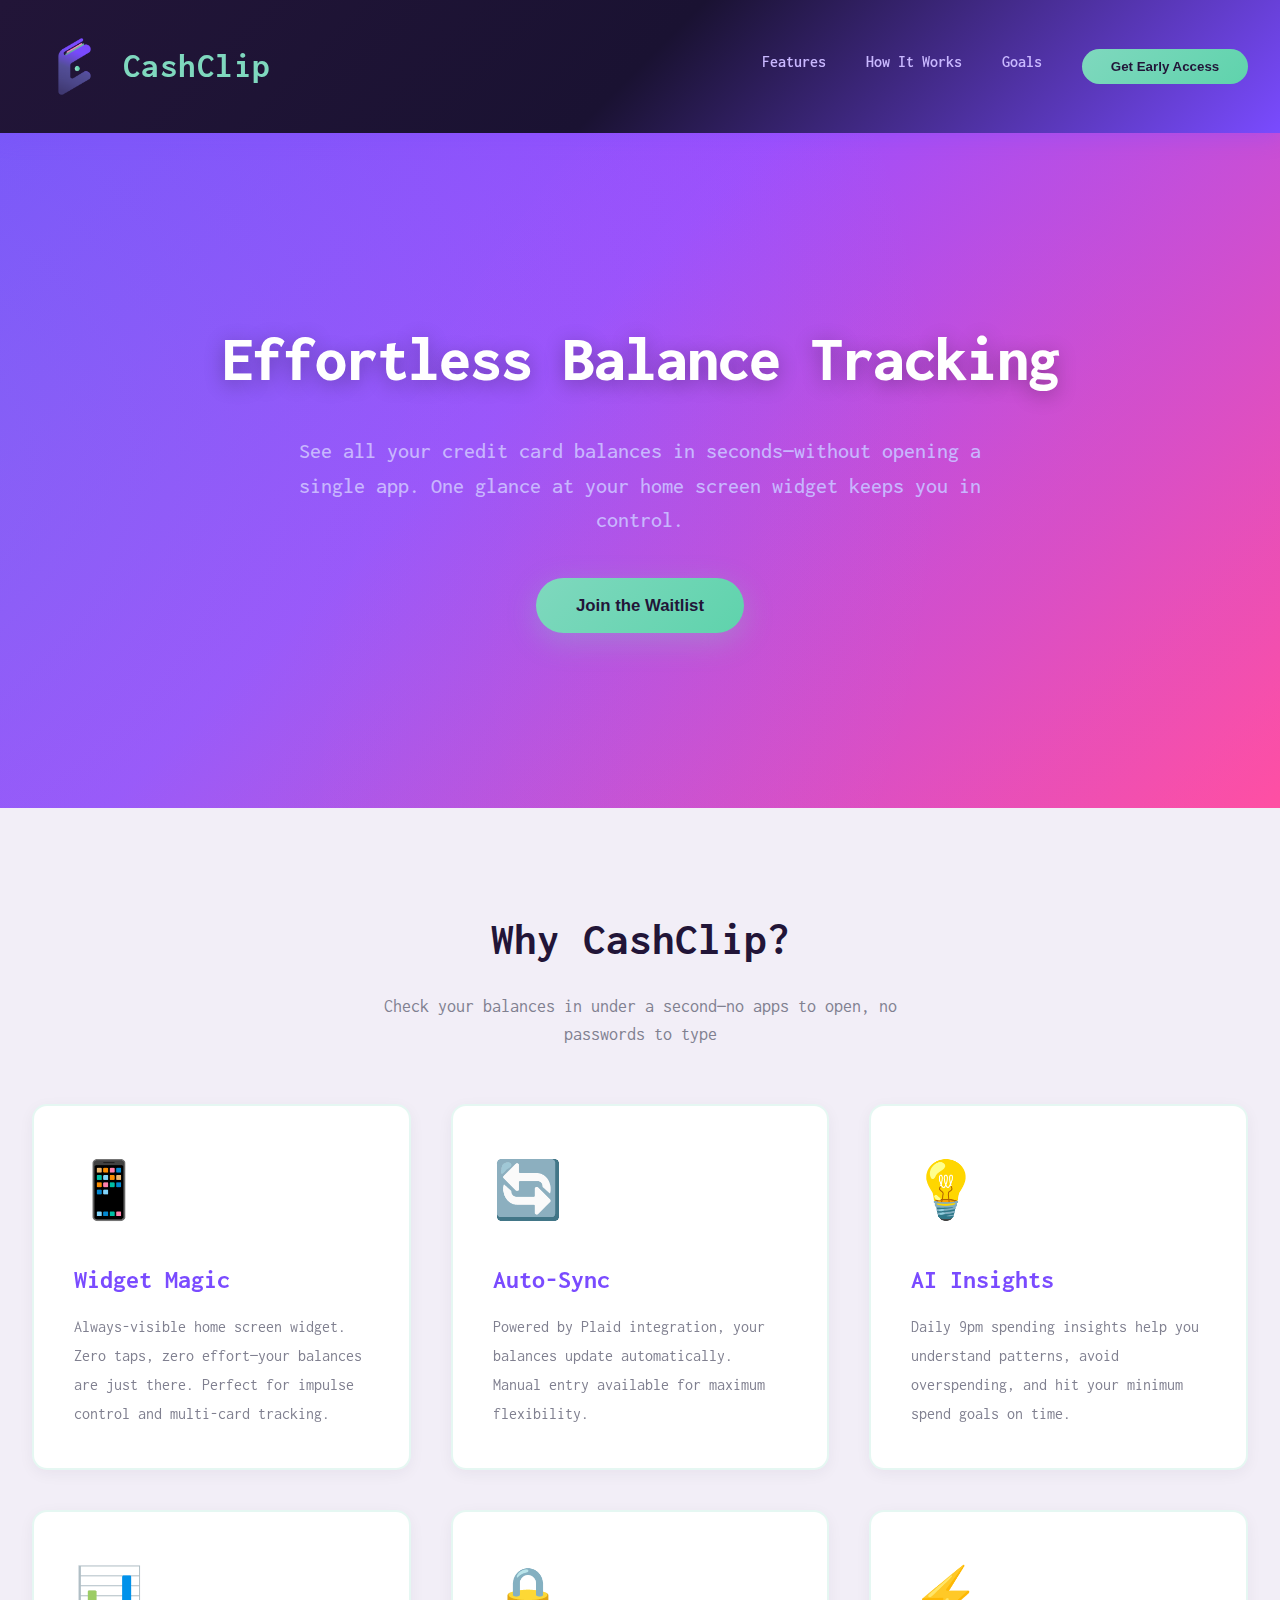
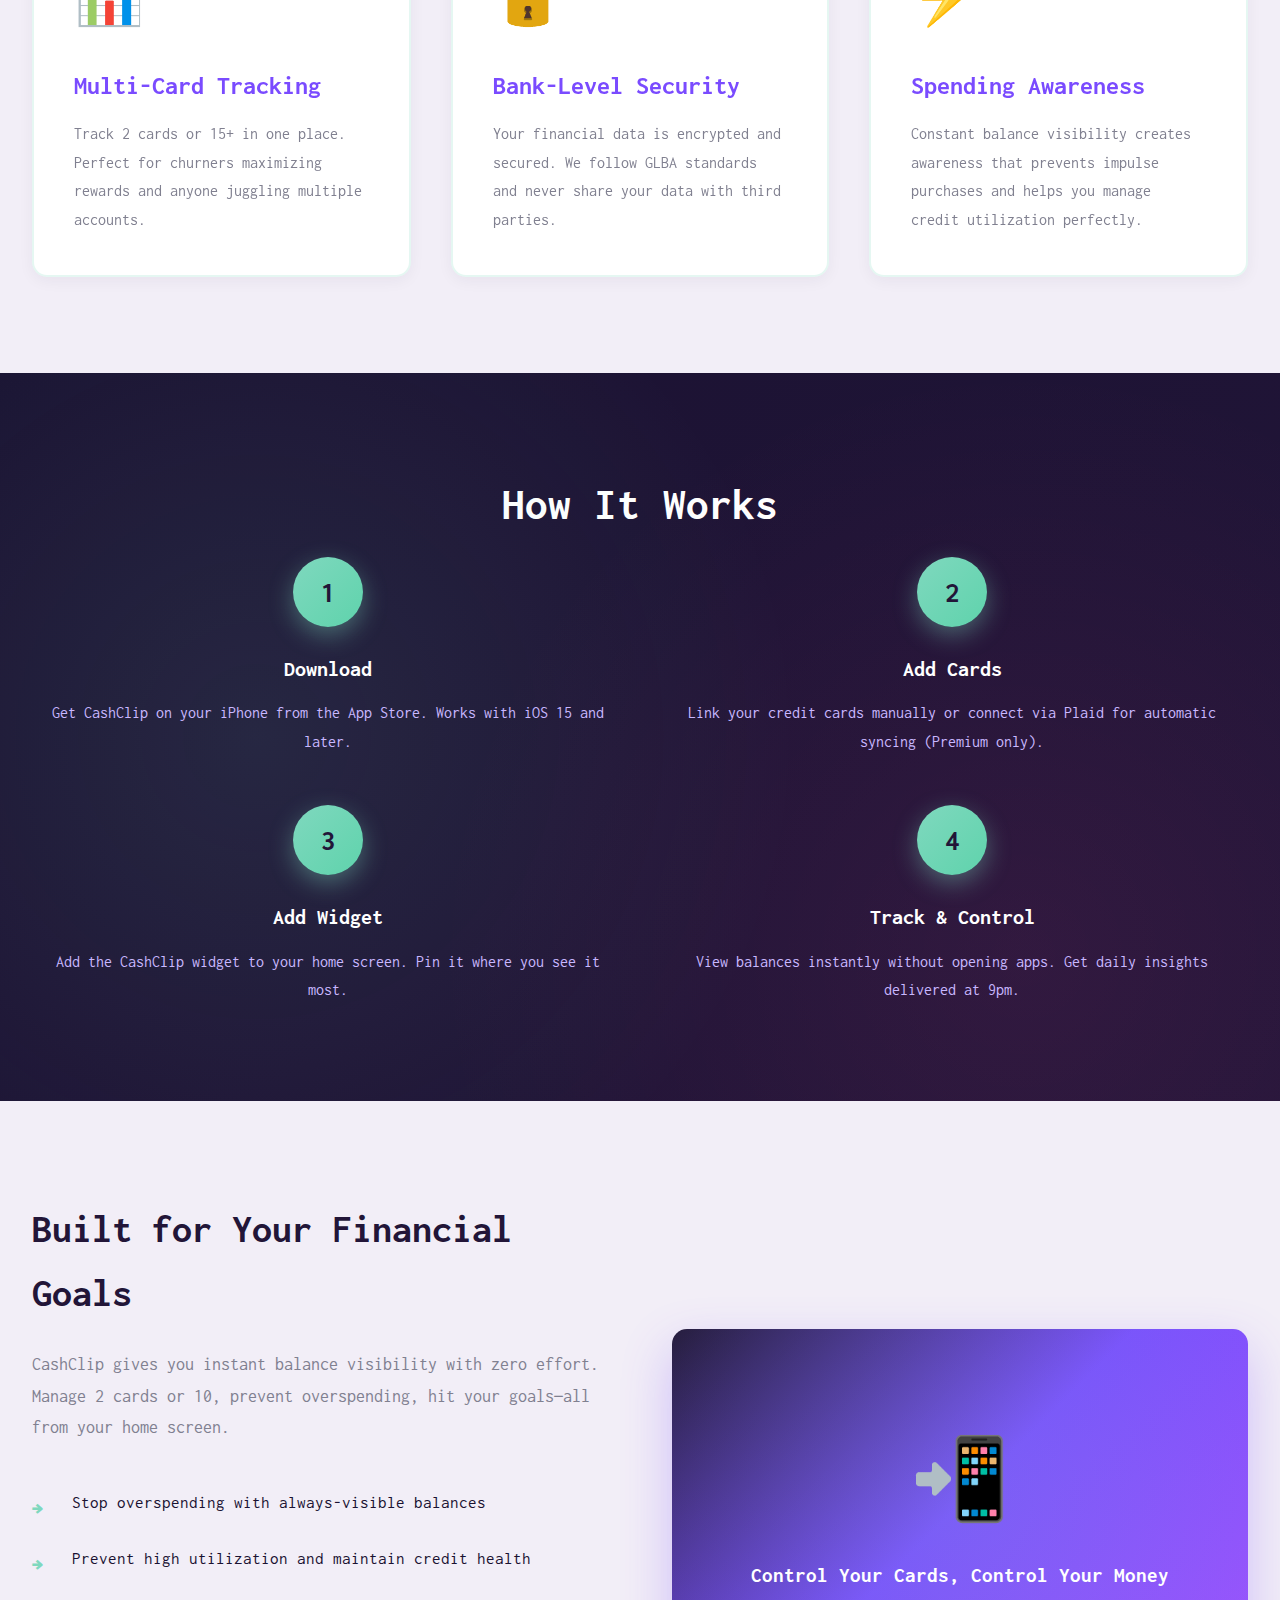
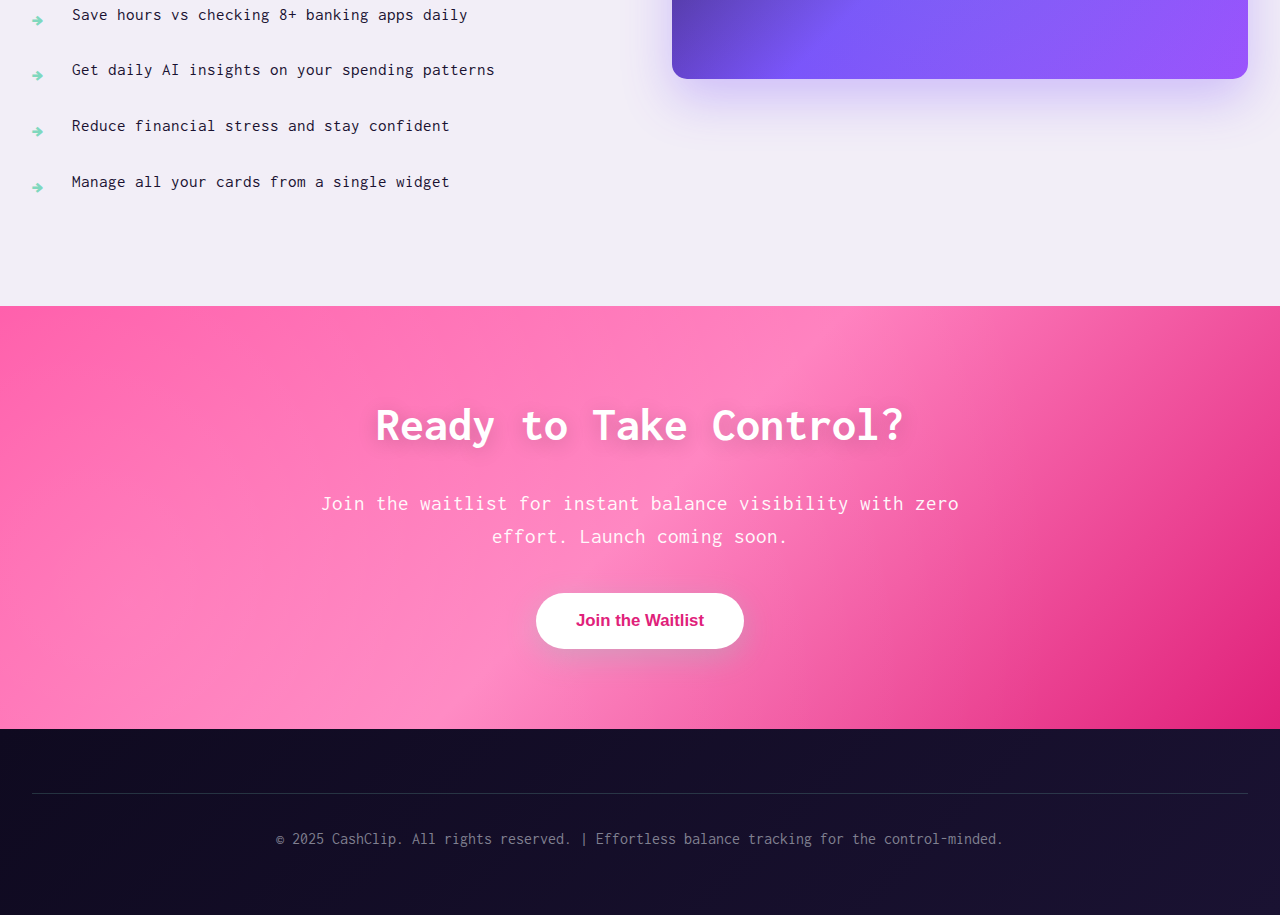
<file: docs/index.html>
<!DOCTYPE html>
<html lang="en">

<head>
  <meta charset="UTF-8">
  <meta name="viewport" content="width=device-width, initial-scale=1.0">
  <meta name="description"
    content="CashClip - Effortless credit card balance tracking with iOS widgets. Track multiple cards in one place.">
  <meta name="keywords" content="credit card, bank account, finance, balance tracking, ios, mobile, app, iOS widget, finance app, CashClip, personal finance, credit cards, budgeting, mobile app">
  <title>CashClip</title>
  <link rel="stylesheet" href="css/styles.css">
  <link rel="icon" type="image/png" href="favicon.png" />
  <meta property="og:title" content="CashClip - Effortless Balance Tracking">
  <meta property="og:description" content="Track all your credit card balances in one place with CashClip. iOS widgets, instant updates, and early access.">
  <meta property="og:image" content="https://getcashclip.com/assets/images/cashclip-logo-dark-background.png">
  <meta property="og:url" content="https://getcashclip.com/">
  <meta name="twitter:card" content="summary">
  <meta name="twitter:title" content="CashClip - Effortless Balance Tracking">
  <meta name="twitter:description" content="Track all your credit card balances in one place with CashClip. iOS widgets, instant updates, and early access.">
  <meta name="twitter:image" content="https://getcashclip.com/assets/images/cashclip-logo-dark-background.png">
  <link rel="canonical" href="https://getcashclip.com/" />
</head>

<body>
  <!-- Navigation -->
  <nav>
    <div class="logo">
      <img src="assets/images/cashclip-logo.png" alt="CashClip logo">
      CashClip
    </div>
    <ul>
      <li><a href="#features">Features</a></li>
      <li><a href="#how">How It Works</a></li>
      <li><a href="#benefits">Goals</a></li>
      <li><button type="button" class="cta-button" onclick="openWaitlistModal()">Get Early Access</button></li>
    </ul>
  </nav>

  <!-- Hero Section -->
  <section class="hero">
    <div class="hero-grid">
      <div class="hero-copy">
        <h1>Effortless Balance Tracking</h1>
        <p>See all your credit card balances in seconds—without opening a single app. One glance at your home screen
          widget keeps you in control.</p>
        <div class="hero-buttons">
          <button class="btn-primary" onclick="openWaitlistModal()">Join the Waitlist</button>
          <!-- <button class="btn-secondary">Watch Demo</button> -->
        </div>
      </div>
    </div>
  </section>

  <!-- Waitlist Modal with Kit Form -->
  <div id="waitlistModal" class="modal">
    <div class="modal-content">
      <span class="close" onclick="closeWaitlistModal()">&times;</span>
      <form action="https://app.kit.com/forms/8849059/subscriptions"
        style="background-color: rgb(255, 255, 255); border-radius: 12px; padding: 2rem;" class="seva-form formkit-form" method="post"
        data-sv-form="8849059" data-uid="131db17589" data-format="inline" data-version="5"
        data-options="{&quot;settings&quot;:{&quot;after_subscribe&quot;:{&quot;action&quot;:&quot;message&quot;,&quot;success_message&quot;:&quot;You're in! Keep an eye on your inbox for early access.&quot;,&quot;redirect_url&quot;:&quot;&quot;},&quot;analytics&quot;:{&quot;google&quot;:null,&quot;fathom&quot;:null,&quot;facebook&quot;:null,&quot;segment&quot;:null,&quot;pinterest&quot;:null,&quot;sparkloop&quot;:null,&quot;googletagmanager&quot;:null},&quot;modal&quot;:{&quot;trigger&quot;:&quot;timer&quot;,&quot;scroll_percentage&quot;:null,&quot;timer&quot;:5,&quot;devices&quot;:&quot;all&quot;,&quot;show_once_every&quot;:15},&quot;powered_by&quot;:{&quot;show&quot;:true,&quot;url&quot;:&quot;https://kit.com/features/forms?utm_campaign=poweredby&amp;utm_content=form&amp;utm_medium=referral&amp;utm_source=dynamic&quot;},&quot;recaptcha&quot;:{&quot;enabled&quot;:false},&quot;return_visitor&quot;:{&quot;action&quot;:&quot;show&quot;,&quot;custom_content&quot;:&quot;&quot;},&quot;slide_in&quot;:{&quot;display_in&quot;:&quot;bottom_right&quot;,&quot;trigger&quot;:&quot;timer&quot;,&quot;scroll_percentage&quot;:null,&quot;timer&quot;:5,&quot;devices&quot;:&quot;all&quot;,&quot;show_once_every&quot;:15},&quot;sticky_bar&quot;:{&quot;display_in&quot;:&quot;top&quot;,&quot;trigger&quot;:&quot;timer&quot;,&quot;scroll_percentage&quot;:null,&quot;timer&quot;:5,&quot;devices&quot;:&quot;all&quot;,&quot;show_once_every&quot;:15}},&quot;version&quot;:&quot;5&quot;}"
        min-width="400 500 600 700 800">
        <div style="opacity: 0.2;" class="formkit-background"></div>
        <div data-style="minimal">
          <div class="formkit-header" style="color: rgb(34, 21, 56); font-size: 27px; font-weight: 700;"
            data-element="header">
            <h2>Join the CashClip Waitlist</h2>
          </div>
          <div class="formkit-subheader" style="color: rgb(34, 21, 56); font-size: 15px;" data-element="subheader">
            <p>Be the first to know when CashClip launches. Get early access and exclusive updates.</p>
          </div>
          <ul class="formkit-alert formkit-alert-error" data-element="errors" data-group="alert"></ul>
          <div data-element="fields" data-stacked="false" class="seva-fields formkit-fields">
            <div class="formkit-field"><input class="formkit-input" name="email_address"
                style="color: rgb(0, 0, 0); border-color: rgb(227, 227, 227); border-radius: 4px; font-weight: 400;"
                aria-label="Email Address" placeholder="Email Address" required="" type="email"></div><button
              data-element="submit" class="formkit-submit formkit-submit"
              style="color: rgb(255, 255, 255); background: linear-gradient(135deg, #FF4FA3, #FF7FBE); border-radius: 8px; font-weight: 600;">
              <div class="formkit-spinner">
                <div></div>
                <div></div>
                <div></div>
              </div><span class="">Subscribe</span>
            </button>
          </div>
          <div class="formkit-guarantee" style="color: rgb(34, 21, 56); font-size: 13px; font-weight: 400;"
            data-element="guarantee">We won't send you spam. Unsubscribe at any time.</div>
          <div class="formkit-powered-by-convertkit-container"><a
              href="https://kit.com/features/forms?utm_campaign=poweredby&amp;utm_content=form&amp;utm_medium=referral&amp;utm_source=dynamic"
              data-element="powered-by" class="formkit-powered-by-convertkit" data-variant="dark" target="_blank"
              rel="nofollow">Built with Kit</a></div>
        </div>
        <style>
          .formkit-form[data-uid="131db17589"] * {
            box-sizing: border-box;
          }

          .formkit-form[data-uid="131db17589"] {
            -webkit-font-smoothing: antialiased;
            -moz-osx-font-smoothing: grayscale;
          }

          .formkit-form[data-uid="131db17589"] legend {
            border: none;
            font-size: inherit;
            margin-bottom: 10px;
            padding: 0;
            position: relative;
            display: table;
          }

          .formkit-form[data-uid="131db17589"] fieldset {
            border: 0;
            padding: 0.01em 0 0 0;
            margin: 0;
            min-width: 0;
          }

          .formkit-form[data-uid="131db17589"] body:not(:-moz-handler-blocked) fieldset {
            display: table-cell;
          }

          .formkit-form[data-uid="131db17589"] h1,
          .formkit-form[data-uid="131db17589"] h2,
          .formkit-form[data-uid="131db17589"] h3,
          .formkit-form[data-uid="131db17589"] h4,
          .formkit-form[data-uid="131db17589"] h5,
          .formkit-form[data-uid="131db17589"] h6 {
            color: inherit;
            font-size: inherit;
            font-weight: inherit;
          }

          .formkit-form[data-uid="131db17589"] h2 {
            font-size: 1.5em;
            margin: 1em 0;
          }

          .formkit-form[data-uid="131db17589"] h3 {
            font-size: 1.17em;
            margin: 1em 0;
          }

          .formkit-form[data-uid="131db17589"] p {
            color: inherit;
            font-size: inherit;
            font-weight: inherit;
          }

          .formkit-form[data-uid="131db17589"] ol:not([template-default]),
          .formkit-form[data-uid="131db17589"] ul:not([template-default]),
          .formkit-form[data-uid="131db17589"] blockquote:not([template-default]) {
            text-align: left;
          }

          .formkit-form[data-uid="131db17589"] p:not([template-default]),
          .formkit-form[data-uid="131db17589"] hr:not([template-default]),
          .formkit-form[data-uid="131db17589"] blockquote:not([template-default]),
          .formkit-form[data-uid="131db17589"] ol:not([template-default]),
          .formkit-form[data-uid="131db17589"] ul:not([template-default]) {
            color: inherit;
            font-style: initial;
          }

          .formkit-form[data-uid="131db17589"] .ordered-list,
          .formkit-form[data-uid="131db17589"] .unordered-list {
            list-style-position: outside !important;
            padding-left: 1em;
          }

          .formkit-form[data-uid="131db17589"] .list-item {
            padding-left: 0;
          }

          .formkit-form[data-uid="131db17589"][data-format="slide in"] {
            display: none;
          }

          .formkit-form[data-uid="131db17589"][data-format="sticky bar"] {
            display: none;
          }

          .formkit-sticky-bar .formkit-form[data-uid="131db17589"][data-format="sticky bar"] {
            display: block;
          }

          .formkit-form[data-uid="131db17589"] .formkit-input,
          .formkit-form[data-uid="131db17589"] .formkit-select,
          .formkit-form[data-uid="131db17589"] .formkit-checkboxes {
            width: 100%;
          }

          .formkit-form[data-uid="131db17589"] .formkit-button,
          .formkit-form[data-uid="131db17589"] .formkit-submit {
            border: 0;
            border-radius: 5px;
            color: #ffffff;
            cursor: pointer;
            display: inline-block;
            text-align: center;
            font-size: 15px;
            font-weight: 500;
            cursor: pointer;
            margin-bottom: 15px;
            overflow: hidden;
            padding: 0;
            position: relative;
            vertical-align: middle;
          }

          .formkit-form[data-uid="131db17589"] .formkit-button:hover,
          .formkit-form[data-uid="131db17589"] .formkit-submit:hover,
          .formkit-form[data-uid="131db17589"] .formkit-button:focus,
          .formkit-form[data-uid="131db17589"] .formkit-submit:focus {
            outline: none;
          }

          .formkit-form[data-uid="131db17589"] .formkit-button:hover>span,
          .formkit-form[data-uid="131db17589"] .formkit-submit:hover>span,
          .formkit-form[data-uid="131db17589"] .formkit-button:focus>span,
          .formkit-form[data-uid="131db17589"] .formkit-submit:focus>span {
            background-color: rgba(0, 0, 0, 0.1);
          }

          .formkit-form[data-uid="131db17589"] .formkit-button>span,
          .formkit-form[data-uid="131db17589"] .formkit-submit>span {
            display: block;
            -webkit-transition: all 300ms ease-in-out;
            transition: all 300ms ease-in-out;
            padding: 12px 24px;
          }

          .formkit-form[data-uid="131db17589"] .formkit-input {
            background: #ffffff;
            font-size: 15px;
            padding: 12px;
            border: 1px solid #e3e3e3;
            -webkit-flex: 1 0 auto;
            -ms-flex: 1 0 auto;
            flex: 1 0 auto;
            line-height: 1.4;
            margin: 0;
            -webkit-transition: border-color ease-out 300ms;
            transition: border-color ease-out 300ms;
          }

          .formkit-form[data-uid="131db17589"] .formkit-input:focus {
            outline: none;
            border-color: #1677be;
            -webkit-transition: border-color ease 300ms;
            transition: border-color ease 300ms;
          }

          .formkit-form[data-uid="131db17589"] .formkit-input::-webkit-input-placeholder {
            color: inherit;
            opacity: 0.8;
          }

          .formkit-form[data-uid="131db17589"] .formkit-input::-moz-placeholder {
            color: inherit;
            opacity: 0.8;
          }

          .formkit-form[data-uid="131db17589"] .formkit-input:-ms-input-placeholder {
            color: inherit;
            opacity: 0.8;
          }

          .formkit-form[data-uid="131db17589"] .formkit-input::placeholder {
            color: inherit;
            opacity: 0.8;
          }

          .formkit-form[data-uid="131db17589"] [data-group="dropdown"] {
            position: relative;
            display: inline-block;
            width: 100%;
          }

          .formkit-form[data-uid="131db17589"] [data-group="dropdown"]::before {
            content: "";
            top: calc(50% - 2.5px);
            right: 10px;
            position: absolute;
            pointer-events: none;
            border-color: #4f4f4f transparent transparent transparent;
            border-style: solid;
            border-width: 6px 6px 0 6px;
            height: 0;
            width: 0;
            z-index: 999;
          }

          .formkit-form[data-uid="131db17589"] [data-group="dropdown"] select {
            height: auto;
            width: 100%;
            cursor: pointer;
            color: #333333;
            line-height: 1.4;
            margin-bottom: 0;
            padding: 0 6px;
            -webkit-appearance: none;
            -moz-appearance: none;
            appearance: none;
            font-size: 15px;
            padding: 12px;
            padding-right: 25px;
            border: 1px solid #e3e3e3;
            background: #ffffff;
          }

          .formkit-form[data-uid="131db17589"] [data-group="dropdown"] select:focus {
            outline: none;
          }

          .formkit-form[data-uid="131db17589"] [data-group="checkboxes"] {
            text-align: left;
            margin: 0;
          }

          .formkit-form[data-uid="131db17589"] [data-group="checkboxes"] [data-group="checkbox"] {
            margin-bottom: 10px;
          }

          .formkit-form[data-uid="131db17589"] [data-group="checkboxes"] [data-group="checkbox"] * {
            cursor: pointer;
          }

          .formkit-form[data-uid="131db17589"] [data-group="checkboxes"] [data-group="checkbox"]:last-of-type {
            margin-bottom: 0;
          }

          .formkit-form[data-uid="131db17589"] [data-group="checkboxes"] [data-group="checkbox"] input[type="checkbox"] {
            display: none;
          }

          .formkit-form[data-uid="131db17589"] [data-group="checkboxes"] [data-group="checkbox"] input[type="checkbox"]+label::after {
            content: none;
          }

          .formkit-form[data-uid="131db17589"] [data-group="checkboxes"] [data-group="checkbox"] input[type="checkbox"]:checked+label::after {
            border-color: #ffffff;
            content: "";
          }

          .formkit-form[data-uid="131db17589"] [data-group="checkboxes"] [data-group="checkbox"] input[type="checkbox"]:checked+label::before {
            background: #10bf7a;
            border-color: #10bf7a;
          }

          .formkit-form[data-uid="131db17589"] [data-group="checkboxes"] [data-group="checkbox"] label {
            position: relative;
            display: inline-block;
            padding-left: 28px;
          }

          .formkit-form[data-uid="131db17589"] [data-group="checkboxes"] [data-group="checkbox"] label::before,
          .formkit-form[data-uid="131db17589"] [data-group="checkboxes"] [data-group="checkbox"] label::after {
            position: absolute;
            content: "";
            display: inline-block;
          }

          .formkit-form[data-uid="131db17589"] [data-group="checkboxes"] [data-group="checkbox"] label::before {
            height: 16px;
            width: 16px;
            border: 1px solid #e3e3e3;
            background: #ffffff;
            left: 0px;
            top: 3px;
          }

          .formkit-form[data-uid="131db17589"] [data-group="checkboxes"] [data-group="checkbox"] label::after {
            height: 4px;
            width: 8px;
            border-left: 2px solid #4d4d4d;
            border-bottom: 2px solid #4d4d4d;
            -webkit-transform: rotate(-45deg);
            -ms-transform: rotate(-45deg);
            transform: rotate(-45deg);
            left: 4px;
            top: 8px;
          }

          .formkit-form[data-uid="131db17589"] .formkit-alert {
            background: #f9fafb;
            border: 1px solid #e3e3e3;
            border-radius: 5px;
            -webkit-flex: 1 0 auto;
            -ms-flex: 1 0 auto;
            flex: 1 0 auto;
            list-style: none;
            margin: 25px auto;
            padding: 12px;
            text-align: center;
            width: 100%;
          }

          .formkit-form[data-uid="131db17589"] .formkit-alert:empty {
            display: none;
          }

          .formkit-form[data-uid="131db17589"] .formkit-alert-success {
            background: #d3fbeb;
            border-color: #10bf7a;
            color: #068a55;
          }

          .formkit-form[data-uid="131db17589"] .formkit-alert-error {
            background: #fde8e2;
            border-color: #f2643b;
            color: #ea4110;
          }

          .formkit-form[data-uid="131db17589"] .formkit-spinner {
            display: -webkit-box;
            display: -webkit-flex;
            display: -ms-flexbox;
            display: flex;
            height: 0px;
            width: 0px;
            margin: 0 auto;
            position: absolute;
            top: 0;
            left: 0;
            right: 0;
            width: 0px;
            overflow: hidden;
            text-align: center;
            -webkit-transition: all 300ms ease-in-out;
            transition: all 300ms ease-in-out;
          }

          .formkit-form[data-uid="131db17589"] .formkit-spinner>div {
            margin: auto;
            width: 12px;
            height: 12px;
            background-color: #fff;
            opacity: 0.3;
            border-radius: 100%;
            display: inline-block;
            -webkit-animation: formkit-bouncedelay-formkit-form-data-uid-131db17589- 1.4s infinite ease-in-out both;
            animation: formkit-bouncedelay-formkit-form-data-uid-131db17589- 1.4s infinite ease-in-out both;
          }

          .formkit-form[data-uid="131db17589"] .formkit-spinner>div:nth-child(1) {
            -webkit-animation-delay: -0.32s;
            animation-delay: -0.32s;
          }

          .formkit-form[data-uid="131db17589"] .formkit-spinner>div:nth-child(2) {
            -webkit-animation-delay: -0.16s;
            animation-delay: -0.16s;
          }

          .formkit-form[data-uid="131db17589"] .formkit-submit[data-active] .formkit-spinner {
            opacity: 1;
            height: 100%;
            width: 50px;
          }

          .formkit-form[data-uid="131db17589"] .formkit-submit[data-active] .formkit-spinner~span {
            opacity: 0;
          }

          .formkit-form[data-uid="131db17589"] .formkit-powered-by[data-active="false"] {
            opacity: 0.35;
          }

          .formkit-form[data-uid="131db17589"] .formkit-powered-by-convertkit-container {
            display: -webkit-box;
            display: -webkit-flex;
            display: -ms-flexbox;
            display: flex;
            width: 100%;
            margin: 10px 0;
            position: relative;
          }

          .formkit-form[data-uid="131db17589"] .formkit-powered-by-convertkit-container[data-active="false"] {
            opacity: 0.35;
          }

          .formkit-form[data-uid="131db17589"] .formkit-powered-by-convertkit {
            -webkit-align-items: center;
            -webkit-box-align: center;
            -ms-flex-align: center;
            align-items: center;
            background-color: #ffffff;
            border-radius: 9px;
            color: #3d3d3d;
            cursor: pointer;
            display: block;
            height: 36px;
            margin: 0 auto;
            opacity: 0.95;
            padding: 0;
            -webkit-text-decoration: none;
            text-decoration: none;
            text-indent: 100%;
            -webkit-transition: ease-in-out all 200ms;
            transition: ease-in-out all 200ms;
            white-space: nowrap;
            overflow: hidden;
            -webkit-user-select: none;
            -moz-user-select: none;
            -ms-user-select: none;
            user-select: none;
            width: 157px;
            background-repeat: no-repeat;
            background-position: center;
            background-image: url("data:image/svg+xml;charset=utf8,%3Csvg width='133' height='36' viewBox='0 0 133 36' fill='none' xmlns='http://www.w3.org/2000/svg'%3E%3Cpath d='M0.861 25.5C0.735 25.5 0.651 25.416 0.651 25.29V10.548C0.651 10.422 0.735 10.338 0.861 10.338H6.279C9.072 10.338 10.668 11.451 10.668 13.824C10.668 15.819 9.219 16.932 8.001 17.226C7.707 17.268 7.707 17.625 8.022 17.688C9.912 18.108 11.088 19.116 11.088 21.321C11.088 23.715 9.429 25.5 6.426 25.5H0.861ZM5.397 23.085C6.825 23.085 7.518 22.224 7.518 21.006C7.518 19.683 6.825 18.948 5.397 18.948H4.2V23.085H5.397ZM5.313 16.617C6.51 16.617 7.245 15.945 7.245 14.601C7.245 13.383 6.51 12.753 5.25 12.753H4.2V16.617H5.313ZM17.9758 23.883C17.9758 23.568 17.6608 23.505 17.5348 23.799C17.0308 24.954 16.1698 25.731 14.5528 25.731C12.8728 25.731 12.0958 24.471 12.0958 22.707V14.937C12.0958 14.811 12.1798 14.727 12.3058 14.727H15.2248C15.3508 14.727 15.4348 14.811 15.4348 14.937V21.657C15.4348 22.581 15.7708 23.022 16.4638 23.022C17.1778 23.022 17.6188 22.581 17.6188 21.657V14.937C17.6188 14.811 17.7028 14.727 17.8288 14.727H20.7478C20.8738 14.727 20.9578 14.811 20.9578 14.937V25.29C20.9578 25.416 20.8738 25.5 20.7478 25.5H18.1858C18.0598 25.5 17.9758 25.416 17.9758 25.29V23.883ZM25.6141 25.29C25.6141 25.416 25.5301 25.5 25.4041 25.5H22.4851C22.3591 25.5 22.2751 25.416 22.2751 25.29V14.937C22.2751 14.811 22.3591 14.727 22.4851 14.727H25.4041C25.5301 14.727 25.6141 14.811 25.6141 14.937V25.29ZM23.9131 13.74C22.8001 13.74 22.0441 12.942 22.0441 11.934C22.0441 10.926 22.8001 10.107 23.9131 10.107C25.0051 10.107 25.7611 10.926 25.7611 11.934C25.7611 12.942 25.0051 13.74 23.9131 13.74ZM26.7883 10.548C26.7883 10.422 26.8723 10.338 26.9983 10.338H29.9173C30.0433 10.338 30.1273 10.422 30.1273 10.548V22.056C30.1273 22.749 30.2533 23.085 30.8203 23.085C31.0093 23.085 31.1983 23.043 31.3663 23.001C31.5133 22.959 31.6183 22.959 31.6183 23.127V25.059C31.6183 25.164 31.5763 25.269 31.4923 25.311C30.9673 25.521 30.2953 25.71 29.5813 25.71C27.7123 25.71 26.7883 24.639 26.7883 22.476V10.548ZM32.4237 14.727C32.8227 14.727 32.9277 14.538 32.9697 14.055L33.1167 12.039C33.1167 11.913 33.2217 11.829 33.3477 11.829H35.8887C36.0147 11.829 36.0987 11.913 36.0987 12.039V14.517C36.0987 14.643 36.1827 14.727 36.3087 14.727H38.2827C38.4087 14.727 38.4927 14.811 38.4927 14.937V16.659C38.4927 16.785 38.4087 16.869 38.2827 16.869H36.0777V22.056C36.0777 22.875 36.5397 23.085 37.0647 23.085C37.4847 23.085 37.9467 22.938 38.3247 22.707C38.4717 22.623 38.5767 22.665 38.5767 22.833V24.828C38.5767 24.933 38.5347 25.017 38.4507 25.08C37.8417 25.458 36.9807 25.71 36.0357 25.71C34.2927 25.71 32.7387 24.912 32.7387 22.476V16.869H31.8567C31.7307 16.869 31.6467 16.785 31.6467 16.659V14.937C31.6467 14.811 31.7307 14.727 31.8567 14.727H32.4237ZM51.3808 14.727C51.5068 14.727 51.5908 14.79 51.6118 14.916L52.3888 19.851L52.5778 21.174C52.6198 21.468 52.9558 21.468 52.9768 21.174C53.0398 20.712 53.0818 20.271 53.1658 19.83L53.8798 14.916C53.9008 14.79 53.9848 14.727 54.1108 14.727H56.6728C56.8198 14.727 56.8828 14.811 56.8618 14.958L54.6778 25.311C54.6568 25.437 54.5728 25.5 54.4468 25.5H51.3178C51.1918 25.5 51.1078 25.437 51.0868 25.311L50.1208 20.082L49.8898 18.633C49.8688 18.444 49.6588 18.444 49.6378 18.633L49.4068 20.103L48.5458 25.311C48.5248 25.437 48.4408 25.5 48.3148 25.5H45.2068C45.0808 25.5 44.9968 25.437 44.9758 25.311L42.8128 14.958C42.7918 14.811 42.8548 14.727 43.0018 14.727H45.9628C46.0888 14.727 46.1728 14.79 46.1938 14.916L46.9288 19.83C47.0128 20.271 47.0758 20.754 47.1388 21.195C47.2018 21.51 47.4748 21.531 47.5378 21.195L47.7478 19.872L48.6088 14.916C48.6298 14.79 48.7138 14.727 48.8398 14.727H51.3808ZM61.1582 25.29C61.1582 25.416 61.0742 25.5 60.9482 25.5H58.0292C57.9032 25.5 57.8192 25.416 57.8192 25.29V14.937C57.8192 14.811 57.9032 14.727 58.0292 14.727H60.9482C61.0742 14.727 61.1582 14.811 61.1582 14.937V25.29ZM59.4572 13.74C58.3442 13.74 57.5882 12.942 57.5882 11.934C57.5882 10.926 58.3442 10.107 59.4572 10.107C60.5492 10.107 61.3052 10.926 61.3052 11.934C61.3052 12.942 60.5492 13.74 59.4572 13.74ZM62.8154 14.727C63.2144 14.727 63.3194 14.538 63.3614 14.055L63.5084 12.039C63.5084 11.913 63.6134 11.829 63.7394 11.829H66.2804C66.4064 11.829 66.4904 11.913 66.4904 12.039V14.517C66.4904 14.643 66.5744 14.727 66.7004 14.727H68.6744C68.8004 14.727 68.8844 14.811 68.8844 14.937V16.659C68.8844 16.785 68.8004 16.869 68.6744 16.869H66.4694V22.056C66.4694 22.875 66.9314 23.085 67.4564 23.085C67.8764 23.085 68.3384 22.938 68.7164 22.707C68.8634 22.623 68.9684 22.665 68.9684 22.833V24.828C68.9684 24.933 68.9264 25.017 68.8424 25.08C68.2334 25.458 67.3724 25.71 66.4274 25.71C64.6844 25.71 63.1304 24.912 63.1304 22.476V16.869H62.2484C62.1224 16.869 62.0384 16.785 62.0384 16.659V14.937C62.0384 14.811 62.1224 14.727 62.2484 14.727H62.8154ZM73.4298 16.323C73.4298 16.638 73.7868 16.68 73.9128 16.407C74.3748 15.315 75.1308 14.496 76.6008 14.496C78.2178 14.496 78.9528 15.609 78.9528 17.373V25.29C78.9528 25.416 78.8688 25.5 78.7428 25.5H75.8238C75.6978 25.5 75.6138 25.416 75.6138 25.29V18.633C75.6138 17.709 75.2778 17.268 74.5848 17.268C73.8708 17.268 73.4298 17.709 73.4298 18.633V25.29C73.4298 25.416 73.3458 25.5 73.2198 25.5H70.3008C70.1748 25.5 70.0908 25.416 70.0908 25.29V10.548C70.0908 10.422 70.1748 10.338 70.3008 10.338H73.2198C73.3458 10.338 73.4298 10.422 73.4298 10.548V16.323Z' fill='%231E1E1E'/%3E%3Cpath d='M100.132 16.3203C105.58 17.3761 107.272 22.4211 107.318 27.4961C107.318 27.6101 107.226 27.7041 107.112 27.7041H100.252C100.138 27.7041 100.046 27.6121 100.046 27.5001C100.026 23.5629 99.3877 20.0896 95.4865 19.9396C95.3705 19.9356 95.2725 20.0276 95.2725 20.1456V27.5001C95.2725 27.6141 95.1806 27.7061 95.0666 27.7061H88.206C88.092 27.7061 88 27.6141 88 27.5001V8.75585C88 8.64187 88.092 8.54989 88.206 8.54989H95.0686C95.1826 8.54989 95.2745 8.64187 95.2745 8.75585V15.7764C95.2745 15.8804 95.3585 15.9644 95.4625 15.9644C95.5445 15.9644 95.6185 15.9104 95.6425 15.8324C97.4081 10.0416 100.709 8.58588 106.07 8.55189C106.184 8.55189 106.276 8.64387 106.276 8.75785V15.7604C106.276 15.8744 106.184 15.9664 106.07 15.9664H100.166C100.066 15.9664 99.9856 16.0464 99.9856 16.1464C99.9856 16.2304 100.048 16.3043 100.132 16.3203ZM118.918 20.7095V16.1704C118.918 16.0564 119.01 15.9644 119.124 15.9644H124.173C124.273 15.9644 124.353 15.8844 124.353 15.7844C124.353 15.6985 124.291 15.6245 124.207 15.6085C120.256 14.8246 118.432 12.5511 118.37 8.75585C118.368 8.64387 118.458 8.54989 118.572 8.54989H125.986C126.1 8.54989 126.192 8.64187 126.192 8.75585V11.9532C126.192 12.0672 126.284 12.1592 126.398 12.1592H130.649C130.763 12.1592 130.855 12.2511 130.855 12.3651V15.7624C130.855 15.8764 130.763 15.9684 130.649 15.9684H126.398C126.284 15.9684 126.192 16.0604 126.192 16.1744V19.8356C126.192 21.1294 126.986 21.5553 128.04 21.5553C129.692 21.5553 131.323 20.8114 131.977 20.4735C132.113 20.4035 132.277 20.5015 132.277 20.6555V26.3543C132.277 26.5063 132.193 26.6463 132.059 26.7183C131.413 27.0582 129.418 28 127.136 28C122.435 27.996 118.918 26.0824 118.918 20.7095ZM109.266 27.4981V16.1704C109.266 16.0564 109.358 15.9644 109.472 15.9644H116.334C116.448 15.9644 116.54 16.0564 116.54 16.1704V27.4981C116.54 27.6121 116.448 27.7041 116.334 27.7041H109.472C109.358 27.7021 109.266 27.6101 109.266 27.4981ZM108.876 11.4913C108.876 13.4189 110.238 14.9826 112.853 14.9826C115.469 14.9826 116.83 13.4189 116.83 11.4913C116.83 9.56369 115.471 8 112.853 8C110.238 8 108.876 9.56369 108.876 11.4913Z' fill='%231E1E1E'/%3E%3C/svg%3E");
          }

          .formkit-form[data-uid="131db17589"] .formkit-powered-by-convertkit:hover,
          .formkit-form[data-uid="131db17589"] .formkit-powered-by-convertkit:focus {
            background-color: #ffffff;
            -webkit-transform: scale(1.025) perspective(1px);
            -ms-transform: scale(1.025) perspective(1px);
            transform: scale(1.025) perspective(1px);
            opacity: 1;
          }

          .formkit-form[data-uid="131db17589"] .formkit-powered-by-convertkit[data-variant="dark"],
          .formkit-form[data-uid="131db17589"] .formkit-powered-by-convertkit[data-variant="light"] {
            background-color: transparent;
            border-color: transparent;
            width: 133px;
          }

          .formkit-form[data-uid="131db17589"] .formkit-powered-by-convertkit[data-variant="light"] {
            color: #ffffff;
            background-image: url("data:image/svg+xml;charset=utf8,%3Csvg width='133' height='36' viewBox='0 0 133 36' fill='none' xmlns='http://www.w3.org/2000/svg'%3E%3Cpath d='M0.861 25.5C0.735 25.5 0.651 25.416 0.651 25.29V10.548C0.651 10.422 0.735 10.338 0.861 10.338H6.279C9.072 10.338 10.668 11.451 10.668 13.824C10.668 15.819 9.219 16.932 8.001 17.226C7.707 17.268 7.707 17.625 8.022 17.688C9.912 18.108 11.088 19.116 11.088 21.321C11.088 23.715 9.429 25.5 6.426 25.5H0.861ZM5.397 23.085C6.825 23.085 7.518 22.224 7.518 21.006C7.518 19.683 6.825 18.948 5.397 18.948H4.2V23.085H5.397ZM5.313 16.617C6.51 16.617 7.245 15.945 7.245 14.601C7.245 13.383 6.51 12.753 5.25 12.753H4.2V16.617H5.313ZM17.9758 23.883C17.9758 23.568 17.6608 23.505 17.5348 23.799C17.0308 24.954 16.1698 25.731 14.5528 25.731C12.8728 25.731 12.0958 24.471 12.0958 22.707V14.937C12.0958 14.811 12.1798 14.727 12.3058 14.727H15.2248C15.3508 14.727 15.4348 14.811 15.4348 14.937V21.657C15.4348 22.581 15.7708 23.022 16.4638 23.022C17.1778 23.022 17.6188 22.581 17.6188 21.657V14.937C17.6188 14.811 17.7028 14.727 17.8288 14.727H20.7478C20.8738 14.727 20.9578 14.811 20.9578 14.937V25.29C20.9578 25.416 20.8738 25.5 20.7478 25.5H18.1858C18.0598 25.5 17.9758 25.416 17.9758 25.29V23.883ZM25.6141 25.29C25.6141 25.416 25.5301 25.5 25.4041 25.5H22.4851C22.3591 25.5 22.2751 25.416 22.2751 25.29V14.937C22.2751 14.811 22.3591 14.727 22.4851 14.727H25.4041C25.5301 14.727 25.6141 14.811 25.6141 14.937V25.29ZM23.9131 13.74C22.8001 13.74 22.0441 12.942 22.0441 11.934C22.0441 10.926 22.8001 10.107 23.9131 10.107C25.0051 10.107 25.7611 10.926 25.7611 11.934C25.7611 12.942 25.0051 13.74 23.9131 13.74ZM26.7883 10.548C26.7883 10.422 26.8723 10.338 26.9983 10.338H29.9173C30.0433 10.338 30.1273 10.422 30.1273 10.548V22.056C30.1273 22.749 30.2533 23.085 30.8203 23.085C31.0093 23.085 31.1983 23.043 31.3663 23.001C31.5133 22.959 31.6183 22.959 31.6183 23.127V25.059C31.6183 25.164 31.5763 25.269 31.4923 25.311C30.9673 25.521 30.2953 25.71 29.5813 25.71C27.7123 25.71 26.7883 24.639 26.7883 22.476V10.548ZM32.4237 14.727C32.8227 14.727 32.9277 14.538 32.9697 14.055L33.1167 12.039C33.1167 11.913 33.2217 11.829 33.3477 11.829H35.8887C36.0147 11.829 36.0987 11.913 36.0987 12.039V14.517C36.0987 14.643 36.1827 14.727 36.3087 14.727H38.2827C38.4087 14.727 38.4927 14.811 38.4927 14.937V16.659C38.4927 16.785 38.4087 16.869 38.2827 16.869H36.0777V22.056C36.0777 22.875 36.5397 23.085 37.0647 23.085C37.4847 23.085 37.9467 22.938 38.3247 22.707C38.4717 22.623 38.5767 22.665 38.5767 22.833V24.828C38.5767 24.933 38.5347 25.017 38.4507 25.08C37.8417 25.458 36.9807 25.71 36.0357 25.71C34.2927 25.71 32.7387 24.912 32.7387 22.476V16.869H31.8567C31.7307 16.869 31.6467 16.785 31.6467 16.659V14.937C31.6467 14.811 31.7307 14.727 31.8567 14.727H32.4237ZM51.3808 14.727C51.5068 14.727 51.5908 14.79 51.6118 14.916L52.3888 19.851L52.5778 21.174C52.6198 21.468 52.9558 21.468 52.9768 21.174C53.0398 20.712 53.0818 20.271 53.1658 19.83L53.8798 14.916C53.9008 14.79 53.9848 14.727 54.1108 14.727H56.6728C56.8198 14.727 56.8828 14.811 56.8618 14.958L54.6778 25.311C54.6568 25.437 54.5728 25.5 54.4468 25.5H51.3178C51.1918 25.5 51.1078 25.437 51.0868 25.311L50.1208 20.082L49.8898 18.633C49.8688 18.444 49.6588 18.444 49.6378 18.633L49.4068 20.103L48.5458 25.311C48.5248 25.437 48.4408 25.5 48.3148 25.5H45.2068C45.0808 25.5 44.9968 25.437 44.9758 25.311L42.8128 14.958C42.7918 14.811 42.8548 14.727 43.0018 14.727H45.9628C46.0888 14.727 46.1728 14.79 46.1938 14.916L46.9288 19.83C47.0128 20.271 47.0758 20.754 47.1388 21.195C47.2018 21.51 47.4748 21.531 47.5378 21.195L47.7478 19.872L48.6088 14.916C48.6298 14.79 48.7138 14.727 48.8398 14.727H51.3808ZM61.1582 25.29C61.1582 25.416 61.0742 25.5 60.9482 25.5H58.0292C57.9032 25.5 57.8192 25.416 57.8192 25.29V14.937C57.8192 14.811 57.9032 14.727 58.0292 14.727H60.9482C61.0742 14.727 61.1582 14.811 61.1582 14.937V25.29ZM59.4572 13.74C58.3442 13.74 57.5882 12.942 57.5882 11.934C57.5882 10.926 58.3442 10.107 59.4572 10.107C60.5492 10.107 61.3052 10.926 61.3052 11.934C61.3052 12.942 60.5492 13.74 59.4572 13.74ZM62.8154 14.727C63.2144 14.727 63.3194 14.538 63.3614 14.055L63.5084 12.039C63.5084 11.913 63.6134 11.829 63.7394 11.829H66.2804C66.4064 11.829 66.4904 11.913 66.4904 12.039V14.517C66.4904 14.643 66.5744 14.727 66.7004 14.727H68.6744C68.8004 14.727 68.8844 14.811 68.8844 14.937V16.659C68.8844 16.785 68.8004 16.869 68.6744 16.869H66.4694V22.056C66.4694 22.875 66.9314 23.085 67.4564 23.085C67.8764 23.085 68.3384 22.938 68.7164 22.707C68.8634 22.623 68.9684 22.665 68.9684 22.833V24.828C68.9684 24.933 68.9264 25.017 68.8424 25.08C68.2334 25.458 67.3724 25.71 66.4274 25.71C64.6844 25.71 63.1304 24.912 63.1304 22.476V16.869H62.2484C62.1224 16.869 62.0384 16.785 62.0384 16.659V14.937C62.0384 14.811 62.1224 14.727 62.2484 14.727H62.8154ZM73.4298 16.323C73.4298 16.638 73.7868 16.68 73.9128 16.407C74.3748 15.315 75.1308 14.496 76.6008 14.496C78.2178 14.496 78.9528 15.609 78.9528 17.373V25.29C78.9528 25.416 78.8688 25.5 78.7428 25.5H75.8238C75.6978 25.5 75.6138 25.416 75.6138 25.29V18.633C75.6138 17.709 75.2778 17.268 74.5848 17.268C73.8708 17.268 73.4298 17.709 73.4298 18.633V25.29C73.4298 25.416 73.3458 25.5 73.2198 25.5H70.3008C70.1748 25.5 70.0908 25.416 70.0908 25.29V10.548C70.0908 10.422 70.1748 10.338 70.3008 10.338H73.2198C73.3458 10.338 73.4298 10.422 73.4298 10.548V16.323Z' fill='white'/%3E%3Cpath d='M100.132 16.3203C105.58 17.3761 107.272 22.4211 107.318 27.4961C107.318 27.6101 107.226 27.7041 107.112 27.7041H100.252C100.138 27.7041 100.046 27.6121 100.046 27.5001C100.026 23.5629 99.3877 20.0896 95.4865 19.9396C95.3705 19.9356 95.2725 20.0276 95.2725 20.1456V27.5001C95.2725 27.6141 95.1806 27.7061 95.0666 27.7061H88.206C88.092 27.7061 88 27.6141 88 27.5001V8.75585C88 8.64187 88.092 8.54989 88.206 8.54989H95.0686C95.1826 8.54989 95.2745 8.64187 95.2745 8.75585V15.7764C95.2745 15.8804 95.3585 15.9644 95.4625 15.9644C95.5445 15.9644 95.6185 15.9104 95.6425 15.8324C97.4081 10.0416 100.709 8.58588 106.07 8.55189C106.184 8.55189 106.276 8.64387 106.276 8.75785V15.7604C106.276 15.8744 106.184 15.9664 106.07 15.9664H100.166C100.066 15.9664 99.9856 16.0464 99.9856 16.1464C99.9856 16.2304 100.048 16.3043 100.132 16.3203ZM118.918 20.7095V16.1704C118.918 16.0564 119.01 15.9644 119.124 15.9644H124.173C124.273 15.9644 124.353 15.8844 124.353 15.7844C124.353 15.6985 124.291 15.6245 124.207 15.6085C120.256 14.8246 118.432 12.5511 118.37 8.75585C118.368 8.64387 118.458 8.54989 118.572 8.54989H125.986C126.1 8.54989 126.192 8.64187 126.192 8.75585V11.9532C126.192 12.0672 126.284 12.1592 126.398 12.1592H130.649C130.763 12.1592 130.855 12.2511 130.855 12.3651V15.7624C130.855 15.8764 130.763 15.9684 130.649 15.9684H126.398C126.284 15.9684 126.192 16.0604 126.192 16.1744V19.8356C126.192 21.1294 126.986 21.5553 128.04 21.5553C129.692 21.5553 131.323 20.8114 131.977 20.4735C132.113 20.4035 132.277 20.5015 132.277 20.6555V26.3543C132.277 26.5063 132.193 26.6463 132.059 26.7183C131.413 27.0582 129.418 28 127.136 28C122.435 27.996 118.918 26.0824 118.918 20.7095ZM109.266 27.4981V16.1704C109.266 16.0564 109.358 15.9644 109.472 15.9644H116.334C116.448 15.9644 116.54 16.0564 116.54 16.1704V27.4981C116.54 27.6121 116.448 27.7041 116.334 27.7041H109.472C109.358 27.7021 109.266 27.6101 109.266 27.4981ZM108.876 11.4913C108.876 13.4189 110.238 14.9826 112.853 14.9826C115.469 14.9826 116.83 13.4189 116.83 11.4913C116.83 9.56369 115.471 8 112.853 8C110.238 8 108.876 9.56369 108.876 11.4913Z' fill='white'/%3E%3C/svg%3E");
          }
        </style>
      </form>
    </div>
  </div>

  <!-- Features Section -->
  <section class="features" id="features">
    <h2 class="section-title">Why CashClip?</h2>
    <p class="section-subtitle">Check your balances in under a second—no apps to open, no passwords to type</p>
    <div class="features-grid">
      <div class="feature-card">
        <div class="feature-icon">📱</div>
        <h3>Widget Magic</h3>
        <p>Always-visible home screen widget. Zero taps, zero effort—your balances are just there. Perfect for impulse
          control and multi-card tracking.</p>
      </div>
      <div class="feature-card">
        <div class="feature-icon">🔄</div>
        <h3>Auto-Sync</h3>
        <p>Powered by Plaid integration, your balances update automatically. Manual entry available for maximum
          flexibility.</p>
      </div>
      <div class="feature-card">
        <div class="feature-icon">💡</div>
        <h3>AI Insights</h3>
        <p>Daily 9pm spending insights help you understand patterns, avoid overspending, and hit your minimum spend
          goals on time.</p>
      </div>
      <div class="feature-card">
        <div class="feature-icon">📊</div>
        <h3>Multi-Card Tracking</h3>
        <p>Track 2 cards or 15+ in one place. Perfect for churners maximizing rewards and anyone juggling multiple
          accounts.</p>
      </div>
      <div class="feature-card">
        <div class="feature-icon">🔒</div>
        <h3>Bank-Level Security</h3>
        <p>Your financial data is encrypted and secured. We follow GLBA standards and never share your data with third
          parties.</p>
      </div>
      <div class="feature-card">
        <div class="feature-icon">⚡</div>
        <h3>Spending Awareness</h3>
        <p>Constant balance visibility creates awareness that prevents impulse purchases and helps you manage credit
          utilization perfectly.</p>
      </div>
    </div>
  </section>

  <!-- How It Works Section -->
  <section class="how-it-works" id="how">
    <h2 class="section-title">How It Works</h2>
    <div class="steps">
      <div class="step">
        <div class="step-number">1</div>
        <h3>Download</h3>
        <p>Get CashClip on your iPhone from the App Store. Works with iOS 15 and later.</p>
      </div>
      <div class="step">
        <div class="step-number">2</div>
        <h3>Add Cards</h3>
        <p>Link your credit cards manually or connect via Plaid for automatic syncing (Premium only).</p>
      </div>
      <div class="step">
        <div class="step-number">3</div>
        <h3>Add Widget</h3>
        <p>Add the CashClip widget to your home screen. Pin it where you see it most.</p>
      </div>
      <div class="step">
        <div class="step-number">4</div>
        <h3>Track & Control</h3>
        <p>View balances instantly without opening apps. Get daily insights delivered at 9pm.</p>
      </div>
    </div>
  </section>

  <!-- Benefits Section -->
  <section class="benefits" id="benefits">
    <div class="benefits-content">
      <div class="benefits-text">
        <h2>Built for Your Financial Goals</h2>
        <p>CashClip gives you instant balance visibility with zero effort. Manage 2 cards or 10, prevent overspending,
          hit your goals—all from your home screen.</p>
        <ul class="benefits-list">
          <li>Stop overspending with always-visible balances</li>
          <li>Prevent high utilization and maintain credit health</li>
          <li>Save hours vs checking 8+ banking apps daily</li>
          <li>Get daily AI insights on your spending patterns</li>
          <li>Reduce financial stress and stay confident</li>
          <li>Manage all your cards from a single widget</li>
        </ul>
      </div>
      <div class="benefits-image">
        <div style="text-align: center;">
          <div style="font-size: 5rem; margin-bottom: 1rem;">📲</div>
          <div>Control Your Cards, Control Your Money</div>
        </div>
      </div>
    </div>
  </section>

  <!-- Pricing Section -->
  <!--
    <section class="pricing" id="pricing">
        <div class="pricing-container">
            <h2 class="section-title">Simple Pricing for Everyone</h2>
            <p class="section-subtitle">Choose the plan that fits your tracking needs</p>
            <div class="pricing-cards">
                <div class="pricing-card">
                    <h3>Free</h3>
                    <div class="price">$0</div>
                    <div class="price-period">Forever</div>
                    <ul class="pricing-features">
                        <li>✓ Manual balance entry</li>
                        <li>✓ Up to 2 credit cards</li>
                        <li>✓ iOS home screen widget</li>
                        <li>✗ Auto-sync with Plaid</li>
                        <li>✗ AI spending insights</li>
                    </ul>
                    <button class="pricing-btn secondary">Get Started</button>
                </div>
                <div class="pricing-card featured">
                    <h3>Limited</h3>
                    <div class="price">$6.99</div>
                    <div class="price-period">per month or $69.99/year</div>
                    <ul class="pricing-features">
                        <li>✓ Auto-sync up to 3 cards</li>
                        <li>✓ AI-powered insights</li>
                        <li>✓ Advanced widget features</li>
                        <li>✓ Daily insights at 9pm</li>
                        <li>✗ Unlimited card sync</li>
                    </ul>
                    <button class="pricing-btn primary">Start Free Trial</button>
                </div>
                <div class="pricing-card">
                    <h3>Unlimited</h3>
                    <div class="price">$10.99</div>
                    <div class="price-period">per month or $109.99/year</div>
                    <ul class="pricing-features">
                        <li>✓ Unlimited card sync</li>
                        <li>✓ Premium AI insights</li>
                        <li>✓ Priority support</li>
                        <li>✓ Advanced analytics</li>
                        <li>✓ Custom alerts & reminders</li>
                    </ul>
                    <button class="pricing-btn secondary">Start Free Trial</button>
                </div>
            </div>
        </div>
    </section>
    -->

  <!-- Final CTA Section -->
  <section class="final-cta" id="contact">
    <h2>Ready to Take Control?</h2>
    <p>Join the waitlist for instant balance visibility with zero effort. Launch coming soon.</p>
    <button class="btn-primary" onclick="openWaitlistModal()">Join the Waitlist</button>
  </section>

  <!-- Footer -->
  <footer>
    <div class="footer-bottom">
      <p>&copy; 2025 CashClip. All rights reserved. | Effortless balance tracking for the control-minded.</p>
    </div>
  </footer>

  <script async data-uid="131db17589" src="https://cashclip.kit.com/131db17589/index.js"></script>
  <script src="js/main.js"></script>
</body>

</html>
</file>
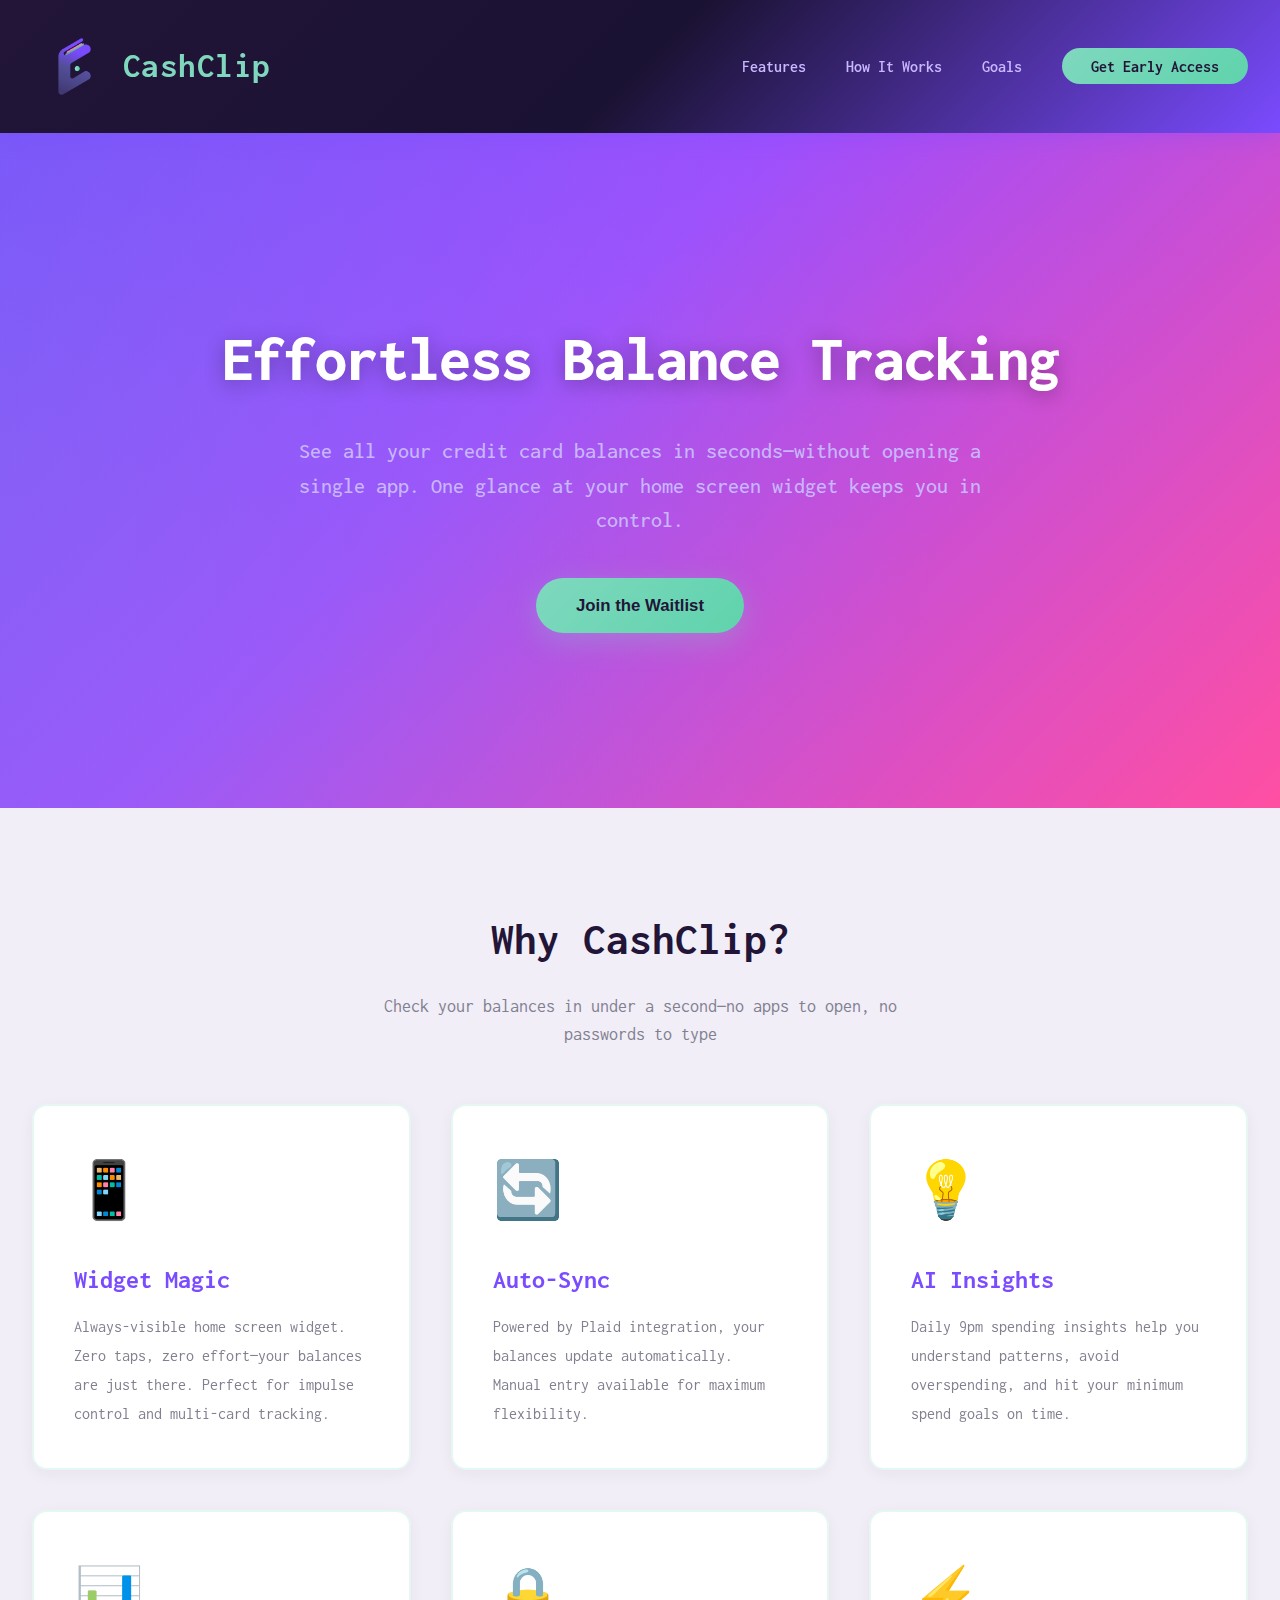
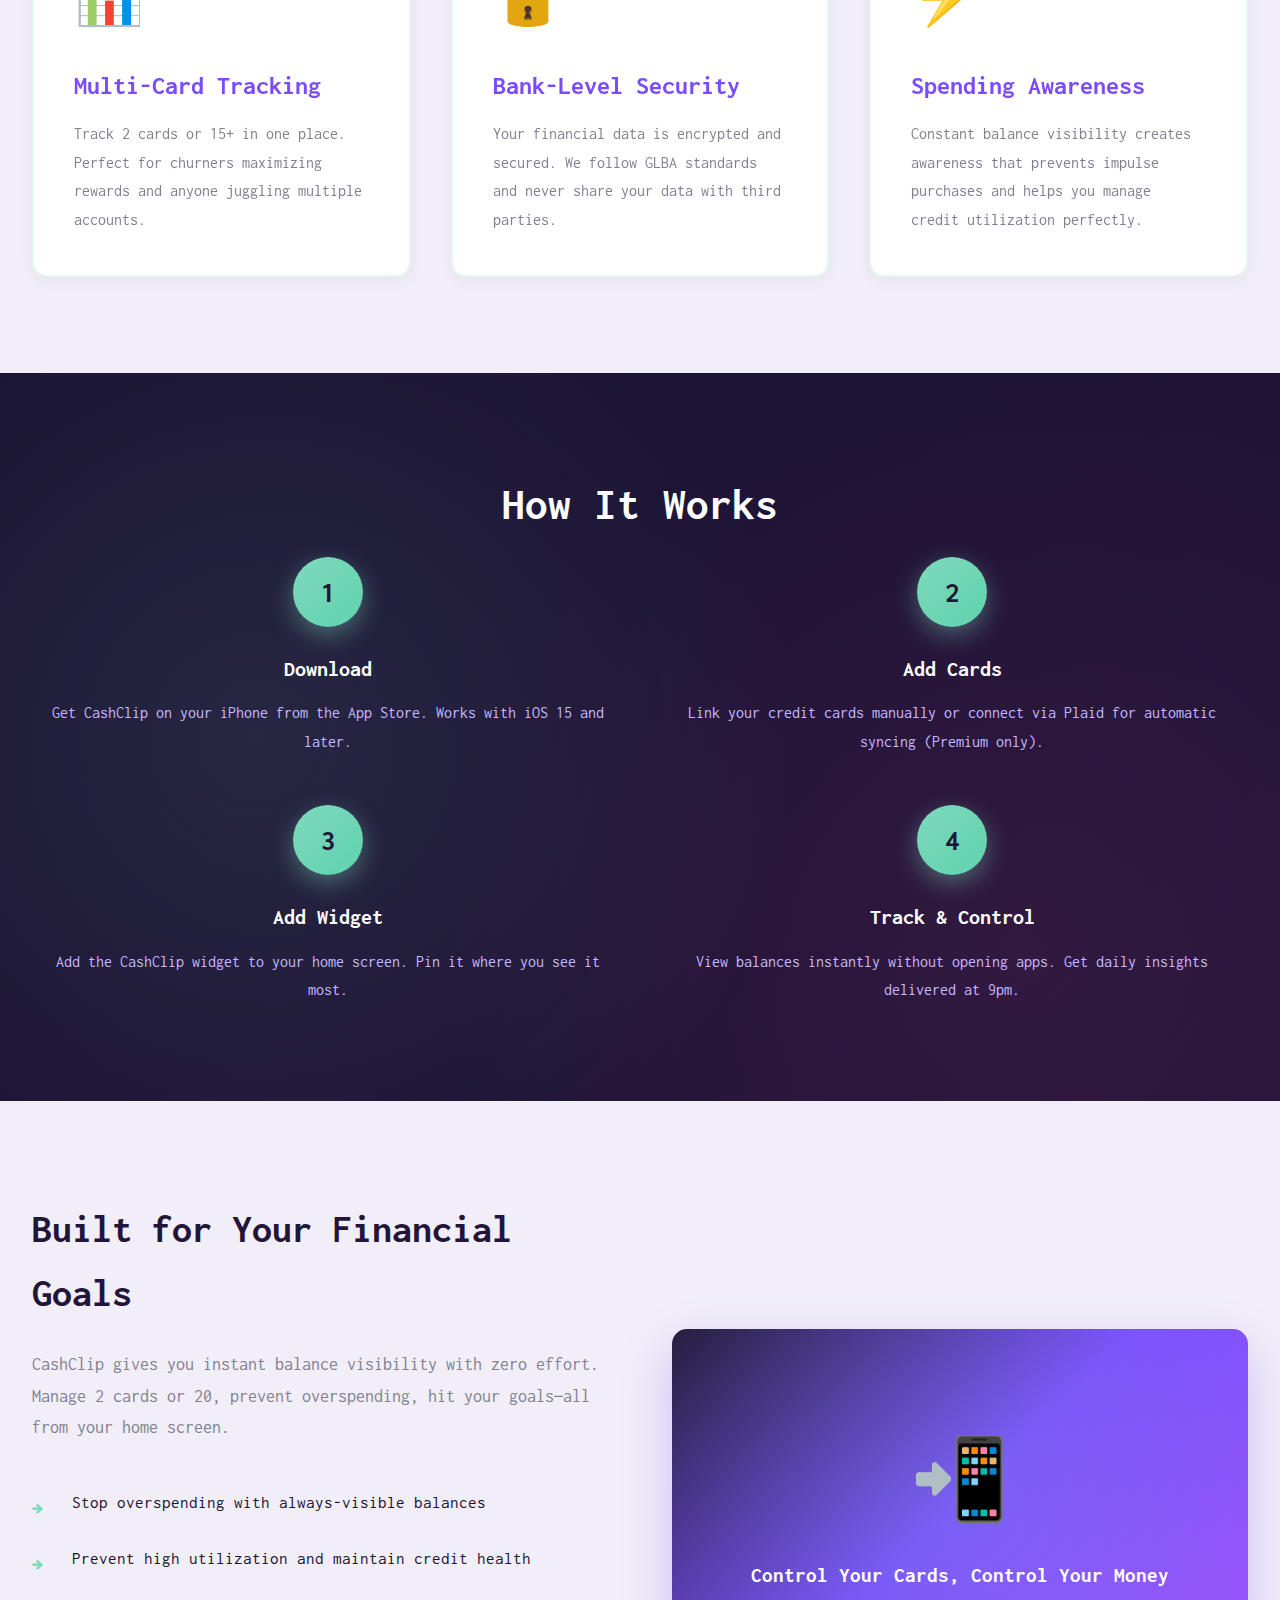
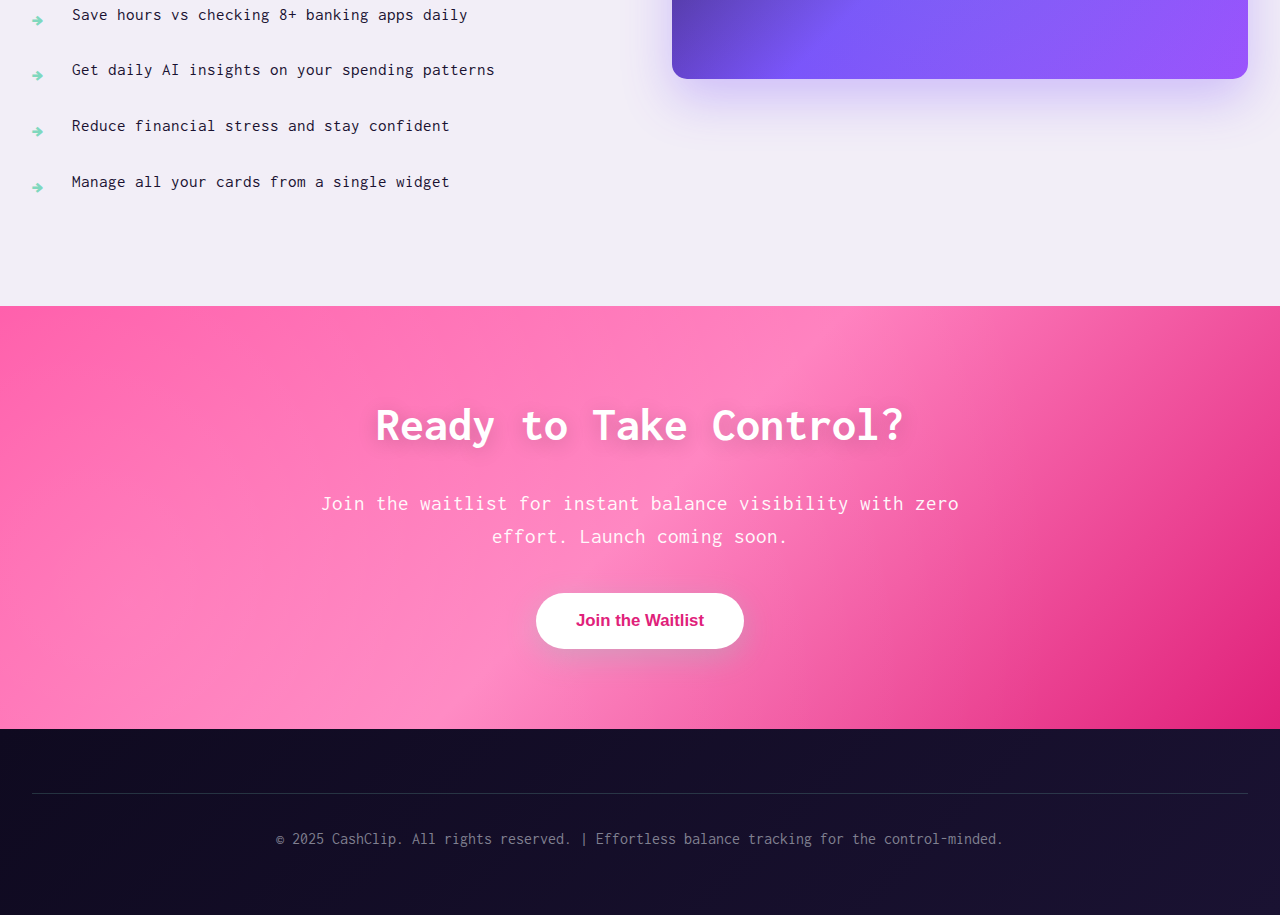
<file: web/index.html>
<!DOCTYPE html>
<html lang="en">

<head>
  <meta charset="UTF-8">
  <meta name="viewport" content="width=device-width, initial-scale=1.0">
  <meta name="description"
    content="CashClip - Effortless credit card balance tracking with iOS widgets. Track multiple cards in one place.">
  <title>CashClip - Effortless Balance Tracking</title>
  <link rel="stylesheet" href="css/styles.css">
  <link rel="icon" type="image/png" href="favicon.png" />
</head>

<body>
  <!-- Navigation -->
  <nav>
    <div class="logo">
      <img src="assets/images/cashclip-logo.png" alt="CashClip logo">
      CashClip
    </div>
    <ul>
      <li><a href="#features">Features</a></li>
      <li><a href="#how">How It Works</a></li>
      <li><a href="#benefits">Goals</a></li>
      <li><a href="#contact" class="cta-button">Get Early Access</a></li>
    </ul>
  </nav>

  <!-- Hero Section -->
  <section class="hero">
    <div class="hero-grid">
      <div class="hero-copy">
        <h1>Effortless Balance Tracking</h1>
        <p>See all your credit card balances in seconds—without opening a single app. One glance at your home screen
          widget keeps you in control.</p>
        <div class="hero-buttons">
          <button class="btn-primary" onclick="openWaitlistModal()">Join the Waitlist</button>
          <!-- <button class="btn-secondary">Watch Demo</button> -->
        </div>
      </div>
    </div>
  </section>

  <!-- Waitlist Modal with Kit Form -->
  <div id="waitlistModal" class="modal">
    <div class="modal-content">
      <span class="close" onclick="closeWaitlistModal()">&times;</span>
      <script async data-uid="131db17589" src="https://f.convertkit.com/ckjs/ck.5.js"></script>
      <form action="https://app.kit.com/forms/8849059/subscriptions"
        style="background-color: rgb(255, 255, 255); border-radius: 12px; padding: 2rem;" class="seva-form formkit-form" method="post"
        data-sv-form="8849059" data-uid="131db17589" data-format="inline" data-version="5"
        data-options="{&quot;settings&quot;:{&quot;after_subscribe&quot;:{&quot;action&quot;:&quot;message&quot;,&quot;success_message&quot;:&quot;Success! Now check your email to confirm your subscription.&quot;,&quot;redirect_url&quot;:&quot;&quot;},&quot;analytics&quot;:{&quot;google&quot;:null,&quot;fathom&quot;:null,&quot;facebook&quot;:null,&quot;segment&quot;:null,&quot;pinterest&quot;:null,&quot;sparkloop&quot;:null,&quot;googletagmanager&quot;:null},&quot;modal&quot;:{&quot;trigger&quot;:&quot;timer&quot;,&quot;scroll_percentage&quot;:null,&quot;timer&quot;:5,&quot;devices&quot;:&quot;all&quot;,&quot;show_once_every&quot;:15},&quot;powered_by&quot;:{&quot;show&quot;:true,&quot;url&quot;:&quot;https://kit.com/features/forms?utm_campaign=poweredby&amp;utm_content=form&amp;utm_medium=referral&amp;utm_source=dynamic&quot;},&quot;recaptcha&quot;:{&quot;enabled&quot;:false},&quot;return_visitor&quot;:{&quot;action&quot;:&quot;show&quot;,&quot;custom_content&quot;:&quot;&quot;},&quot;slide_in&quot;:{&quot;display_in&quot;:&quot;bottom_right&quot;,&quot;trigger&quot;:&quot;timer&quot;,&quot;scroll_percentage&quot;:null,&quot;timer&quot;:5,&quot;devices&quot;:&quot;all&quot;,&quot;show_once_every&quot;:15},&quot;sticky_bar&quot;:{&quot;display_in&quot;:&quot;top&quot;,&quot;trigger&quot;:&quot;timer&quot;,&quot;scroll_percentage&quot;:null,&quot;timer&quot;:5,&quot;devices&quot;:&quot;all&quot;,&quot;show_once_every&quot;:15}},&quot;version&quot;:&quot;5&quot;}"
        min-width="400 500 600 700 800">
        <div style="opacity: 0.2;" class="formkit-background"></div>
        <div data-style="minimal">
          <div class="formkit-header" style="color: rgb(34, 21, 56); font-size: 27px; font-weight: 700;"
            data-element="header">
            <h2>Join the CashClip Waitlist</h2>
          </div>
          <div class="formkit-subheader" style="color: rgb(34, 21, 56); font-size: 15px;" data-element="subheader">
            <p>Be the first to know when CashClip launches. Get early access and exclusive updates.</p>
          </div>
          <ul class="formkit-alert formkit-alert-error" data-element="errors" data-group="alert"></ul>
          <div data-element="fields" data-stacked="false" class="seva-fields formkit-fields">
            <div class="formkit-field"><input class="formkit-input" name="email_address"
                style="color: rgb(0, 0, 0); border-color: rgb(227, 227, 227); border-radius: 4px; font-weight: 400;"
                aria-label="Email Address" placeholder="Email Address" required="" type="email"></div><button
              data-element="submit" class="formkit-submit formkit-submit"
              style="color: rgb(255, 255, 255); background: linear-gradient(135deg, #FF4FA3, #FF7FBE); border-radius: 8px; font-weight: 600;">
              <div class="formkit-spinner">
                <div></div>
                <div></div>
                <div></div>
              </div><span class="">Subscribe</span>
            </button>
          </div>
          <div class="formkit-guarantee" style="color: rgb(34, 21, 56); font-size: 13px; font-weight: 400;"
            data-element="guarantee">We won't send you spam. Unsubscribe at any time.</div>
          <div class="formkit-powered-by-convertkit-container"><a
              href="https://kit.com/features/forms?utm_campaign=poweredby&amp;utm_content=form&amp;utm_medium=referral&amp;utm_source=dynamic"
              data-element="powered-by" class="formkit-powered-by-convertkit" data-variant="dark" target="_blank"
              rel="nofollow">Built with Kit</a></div>
        </div>
        <style>
          .formkit-form[data-uid="131db17589"] * {
            box-sizing: border-box;
          }

          .formkit-form[data-uid="131db17589"] {
            -webkit-font-smoothing: antialiased;
            -moz-osx-font-smoothing: grayscale;
          }

          .formkit-form[data-uid="131db17589"] legend {
            border: none;
            font-size: inherit;
            margin-bottom: 10px;
            padding: 0;
            position: relative;
            display: table;
          }

          .formkit-form[data-uid="131db17589"] fieldset {
            border: 0;
            padding: 0.01em 0 0 0;
            margin: 0;
            min-width: 0;
          }

          .formkit-form[data-uid="131db17589"] body:not(:-moz-handler-blocked) fieldset {
            display: table-cell;
          }

          .formkit-form[data-uid="131db17589"] h1,
          .formkit-form[data-uid="131db17589"] h2,
          .formkit-form[data-uid="131db17589"] h3,
          .formkit-form[data-uid="131db17589"] h4,
          .formkit-form[data-uid="131db17589"] h5,
          .formkit-form[data-uid="131db17589"] h6 {
            color: inherit;
            font-size: inherit;
            font-weight: inherit;
          }

          .formkit-form[data-uid="131db17589"] h2 {
            font-size: 1.5em;
            margin: 1em 0;
          }

          .formkit-form[data-uid="131db17589"] h3 {
            font-size: 1.17em;
            margin: 1em 0;
          }

          .formkit-form[data-uid="131db17589"] p {
            color: inherit;
            font-size: inherit;
            font-weight: inherit;
          }

          .formkit-form[data-uid="131db17589"] ol:not([template-default]),
          .formkit-form[data-uid="131db17589"] ul:not([template-default]),
          .formkit-form[data-uid="131db17589"] blockquote:not([template-default]) {
            text-align: left;
          }

          .formkit-form[data-uid="131db17589"] p:not([template-default]),
          .formkit-form[data-uid="131db17589"] hr:not([template-default]),
          .formkit-form[data-uid="131db17589"] blockquote:not([template-default]),
          .formkit-form[data-uid="131db17589"] ol:not([template-default]),
          .formkit-form[data-uid="131db17589"] ul:not([template-default]) {
            color: inherit;
            font-style: initial;
          }

          .formkit-form[data-uid="131db17589"] .ordered-list,
          .formkit-form[data-uid="131db17589"] .unordered-list {
            list-style-position: outside !important;
            padding-left: 1em;
          }

          .formkit-form[data-uid="131db17589"] .list-item {
            padding-left: 0;
          }

          .formkit-form[data-uid="131db17589"][data-format="slide in"] {
            display: none;
          }

          .formkit-form[data-uid="131db17589"][data-format="sticky bar"] {
            display: none;
          }

          .formkit-sticky-bar .formkit-form[data-uid="131db17589"][data-format="sticky bar"] {
            display: block;
          }

          .formkit-form[data-uid="131db17589"] .formkit-input,
          .formkit-form[data-uid="131db17589"] .formkit-select,
          .formkit-form[data-uid="131db17589"] .formkit-checkboxes {
            width: 100%;
          }

          .formkit-form[data-uid="131db17589"] .formkit-button,
          .formkit-form[data-uid="131db17589"] .formkit-submit {
            border: 0;
            border-radius: 5px;
            color: #ffffff;
            cursor: pointer;
            display: inline-block;
            text-align: center;
            font-size: 15px;
            font-weight: 500;
            cursor: pointer;
            margin-bottom: 15px;
            overflow: hidden;
            padding: 0;
            position: relative;
            vertical-align: middle;
          }

          .formkit-form[data-uid="131db17589"] .formkit-button:hover,
          .formkit-form[data-uid="131db17589"] .formkit-submit:hover,
          .formkit-form[data-uid="131db17589"] .formkit-button:focus,
          .formkit-form[data-uid="131db17589"] .formkit-submit:focus {
            outline: none;
          }

          .formkit-form[data-uid="131db17589"] .formkit-button:hover>span,
          .formkit-form[data-uid="131db17589"] .formkit-submit:hover>span,
          .formkit-form[data-uid="131db17589"] .formkit-button:focus>span,
          .formkit-form[data-uid="131db17589"] .formkit-submit:focus>span {
            background-color: rgba(0, 0, 0, 0.1);
          }

          .formkit-form[data-uid="131db17589"] .formkit-button>span,
          .formkit-form[data-uid="131db17589"] .formkit-submit>span {
            display: block;
            -webkit-transition: all 300ms ease-in-out;
            transition: all 300ms ease-in-out;
            padding: 12px 24px;
          }

          .formkit-form[data-uid="131db17589"] .formkit-input {
            background: #ffffff;
            font-size: 15px;
            padding: 12px;
            border: 1px solid #e3e3e3;
            -webkit-flex: 1 0 auto;
            -ms-flex: 1 0 auto;
            flex: 1 0 auto;
            line-height: 1.4;
            margin: 0;
            -webkit-transition: border-color ease-out 300ms;
            transition: border-color ease-out 300ms;
          }

          .formkit-form[data-uid="131db17589"] .formkit-input:focus {
            outline: none;
            border-color: #1677be;
            -webkit-transition: border-color ease 300ms;
            transition: border-color ease 300ms;
          }

          .formkit-form[data-uid="131db17589"] .formkit-input::-webkit-input-placeholder {
            color: inherit;
            opacity: 0.8;
          }

          .formkit-form[data-uid="131db17589"] .formkit-input::-moz-placeholder {
            color: inherit;
            opacity: 0.8;
          }

          .formkit-form[data-uid="131db17589"] .formkit-input:-ms-input-placeholder {
            color: inherit;
            opacity: 0.8;
          }

          .formkit-form[data-uid="131db17589"] .formkit-input::placeholder {
            color: inherit;
            opacity: 0.8;
          }

          .formkit-form[data-uid="131db17589"] [data-group="dropdown"] {
            position: relative;
            display: inline-block;
            width: 100%;
          }

          .formkit-form[data-uid="131db17589"] [data-group="dropdown"]::before {
            content: "";
            top: calc(50% - 2.5px);
            right: 10px;
            position: absolute;
            pointer-events: none;
            border-color: #4f4f4f transparent transparent transparent;
            border-style: solid;
            border-width: 6px 6px 0 6px;
            height: 0;
            width: 0;
            z-index: 999;
          }

          .formkit-form[data-uid="131db17589"] [data-group="dropdown"] select {
            height: auto;
            width: 100%;
            cursor: pointer;
            color: #333333;
            line-height: 1.4;
            margin-bottom: 0;
            padding: 0 6px;
            -webkit-appearance: none;
            -moz-appearance: none;
            appearance: none;
            font-size: 15px;
            padding: 12px;
            padding-right: 25px;
            border: 1px solid #e3e3e3;
            background: #ffffff;
          }

          .formkit-form[data-uid="131db17589"] [data-group="dropdown"] select:focus {
            outline: none;
          }

          .formkit-form[data-uid="131db17589"] [data-group="checkboxes"] {
            text-align: left;
            margin: 0;
          }

          .formkit-form[data-uid="131db17589"] [data-group="checkboxes"] [data-group="checkbox"] {
            margin-bottom: 10px;
          }

          .formkit-form[data-uid="131db17589"] [data-group="checkboxes"] [data-group="checkbox"] * {
            cursor: pointer;
          }

          .formkit-form[data-uid="131db17589"] [data-group="checkboxes"] [data-group="checkbox"]:last-of-type {
            margin-bottom: 0;
          }

          .formkit-form[data-uid="131db17589"] [data-group="checkboxes"] [data-group="checkbox"] input[type="checkbox"] {
            display: none;
          }

          .formkit-form[data-uid="131db17589"] [data-group="checkboxes"] [data-group="checkbox"] input[type="checkbox"]+label::after {
            content: none;
          }

          .formkit-form[data-uid="131db17589"] [data-group="checkboxes"] [data-group="checkbox"] input[type="checkbox"]:checked+label::after {
            border-color: #ffffff;
            content: "";
          }

          .formkit-form[data-uid="131db17589"] [data-group="checkboxes"] [data-group="checkbox"] input[type="checkbox"]:checked+label::before {
            background: #10bf7a;
            border-color: #10bf7a;
          }

          .formkit-form[data-uid="131db17589"] [data-group="checkboxes"] [data-group="checkbox"] label {
            position: relative;
            display: inline-block;
            padding-left: 28px;
          }

          .formkit-form[data-uid="131db17589"] [data-group="checkboxes"] [data-group="checkbox"] label::before,
          .formkit-form[data-uid="131db17589"] [data-group="checkboxes"] [data-group="checkbox"] label::after {
            position: absolute;
            content: "";
            display: inline-block;
          }

          .formkit-form[data-uid="131db17589"] [data-group="checkboxes"] [data-group="checkbox"] label::before {
            height: 16px;
            width: 16px;
            border: 1px solid #e3e3e3;
            background: #ffffff;
            left: 0px;
            top: 3px;
          }

          .formkit-form[data-uid="131db17589"] [data-group="checkboxes"] [data-group="checkbox"] label::after {
            height: 4px;
            width: 8px;
            border-left: 2px solid #4d4d4d;
            border-bottom: 2px solid #4d4d4d;
            -webkit-transform: rotate(-45deg);
            -ms-transform: rotate(-45deg);
            transform: rotate(-45deg);
            left: 4px;
            top: 8px;
          }

          .formkit-form[data-uid="131db17589"] .formkit-alert {
            background: #f9fafb;
            border: 1px solid #e3e3e3;
            border-radius: 5px;
            -webkit-flex: 1 0 auto;
            -ms-flex: 1 0 auto;
            flex: 1 0 auto;
            list-style: none;
            margin: 25px auto;
            padding: 12px;
            text-align: center;
            width: 100%;
          }

          .formkit-form[data-uid="131db17589"] .formkit-alert:empty {
            display: none;
          }

          .formkit-form[data-uid="131db17589"] .formkit-alert-success {
            background: #d3fbeb;
            border-color: #10bf7a;
            color: #068a55;
          }

          .formkit-form[data-uid="131db17589"] .formkit-alert-error {
            background: #fde8e2;
            border-color: #f2643b;
            color: #ea4110;
          }

          .formkit-form[data-uid="131db17589"] .formkit-spinner {
            display: -webkit-box;
            display: -webkit-flex;
            display: -ms-flexbox;
            display: flex;
            height: 0px;
            width: 0px;
            margin: 0 auto;
            position: absolute;
            top: 0;
            left: 0;
            right: 0;
            width: 0px;
            overflow: hidden;
            text-align: center;
            -webkit-transition: all 300ms ease-in-out;
            transition: all 300ms ease-in-out;
          }

          .formkit-form[data-uid="131db17589"] .formkit-spinner>div {
            margin: auto;
            width: 12px;
            height: 12px;
            background-color: #fff;
            opacity: 0.3;
            border-radius: 100%;
            display: inline-block;
            -webkit-animation: formkit-bouncedelay-formkit-form-data-uid-131db17589- 1.4s infinite ease-in-out both;
            animation: formkit-bouncedelay-formkit-form-data-uid-131db17589- 1.4s infinite ease-in-out both;
          }

          .formkit-form[data-uid="131db17589"] .formkit-spinner>div:nth-child(1) {
            -webkit-animation-delay: -0.32s;
            animation-delay: -0.32s;
          }

          .formkit-form[data-uid="131db17589"] .formkit-spinner>div:nth-child(2) {
            -webkit-animation-delay: -0.16s;
            animation-delay: -0.16s;
          }

          .formkit-form[data-uid="131db17589"] .formkit-submit[data-active] .formkit-spinner {
            opacity: 1;
            height: 100%;
            width: 50px;
          }

          .formkit-form[data-uid="131db17589"] .formkit-submit[data-active] .formkit-spinner~span {
            opacity: 0;
          }

          .formkit-form[data-uid="131db17589"] .formkit-powered-by[data-active="false"] {
            opacity: 0.35;
          }

          .formkit-form[data-uid="131db17589"] .formkit-powered-by-convertkit-container {
            display: -webkit-box;
            display: -webkit-flex;
            display: -ms-flexbox;
            display: flex;
            width: 100%;
            margin: 10px 0;
            position: relative;
          }

          .formkit-form[data-uid="131db17589"] .formkit-powered-by-convertkit-container[data-active="false"] {
            opacity: 0.35;
          }

          .formkit-form[data-uid="131db17589"] .formkit-powered-by-convertkit {
            -webkit-align-items: center;
            -webkit-box-align: center;
            -ms-flex-align: center;
            align-items: center;
            background-color: #ffffff;
            border-radius: 9px;
            color: #3d3d3d;
            cursor: pointer;
            display: block;
            height: 36px;
            margin: 0 auto;
            opacity: 0.95;
            padding: 0;
            -webkit-text-decoration: none;
            text-decoration: none;
            text-indent: 100%;
            -webkit-transition: ease-in-out all 200ms;
            transition: ease-in-out all 200ms;
            white-space: nowrap;
            overflow: hidden;
            -webkit-user-select: none;
            -moz-user-select: none;
            -ms-user-select: none;
            user-select: none;
            width: 157px;
            background-repeat: no-repeat;
            background-position: center;
            background-image: url("data:image/svg+xml;charset=utf8,%3Csvg width='133' height='36' viewBox='0 0 133 36' fill='none' xmlns='http://www.w3.org/2000/svg'%3E%3Cpath d='M0.861 25.5C0.735 25.5 0.651 25.416 0.651 25.29V10.548C0.651 10.422 0.735 10.338 0.861 10.338H6.279C9.072 10.338 10.668 11.451 10.668 13.824C10.668 15.819 9.219 16.932 8.001 17.226C7.707 17.268 7.707 17.625 8.022 17.688C9.912 18.108 11.088 19.116 11.088 21.321C11.088 23.715 9.429 25.5 6.426 25.5H0.861ZM5.397 23.085C6.825 23.085 7.518 22.224 7.518 21.006C7.518 19.683 6.825 18.948 5.397 18.948H4.2V23.085H5.397ZM5.313 16.617C6.51 16.617 7.245 15.945 7.245 14.601C7.245 13.383 6.51 12.753 5.25 12.753H4.2V16.617H5.313ZM17.9758 23.883C17.9758 23.568 17.6608 23.505 17.5348 23.799C17.0308 24.954 16.1698 25.731 14.5528 25.731C12.8728 25.731 12.0958 24.471 12.0958 22.707V14.937C12.0958 14.811 12.1798 14.727 12.3058 14.727H15.2248C15.3508 14.727 15.4348 14.811 15.4348 14.937V21.657C15.4348 22.581 15.7708 23.022 16.4638 23.022C17.1778 23.022 17.6188 22.581 17.6188 21.657V14.937C17.6188 14.811 17.7028 14.727 17.8288 14.727H20.7478C20.8738 14.727 20.9578 14.811 20.9578 14.937V25.29C20.9578 25.416 20.8738 25.5 20.7478 25.5H18.1858C18.0598 25.5 17.9758 25.416 17.9758 25.29V23.883ZM25.6141 25.29C25.6141 25.416 25.5301 25.5 25.4041 25.5H22.4851C22.3591 25.5 22.2751 25.416 22.2751 25.29V14.937C22.2751 14.811 22.3591 14.727 22.4851 14.727H25.4041C25.5301 14.727 25.6141 14.811 25.6141 14.937V25.29ZM23.9131 13.74C22.8001 13.74 22.0441 12.942 22.0441 11.934C22.0441 10.926 22.8001 10.107 23.9131 10.107C25.0051 10.107 25.7611 10.926 25.7611 11.934C25.7611 12.942 25.0051 13.74 23.9131 13.74ZM26.7883 10.548C26.7883 10.422 26.8723 10.338 26.9983 10.338H29.9173C30.0433 10.338 30.1273 10.422 30.1273 10.548V22.056C30.1273 22.749 30.2533 23.085 30.8203 23.085C31.0093 23.085 31.1983 23.043 31.3663 23.001C31.5133 22.959 31.6183 22.959 31.6183 23.127V25.059C31.6183 25.164 31.5763 25.269 31.4923 25.311C30.9673 25.521 30.2953 25.71 29.5813 25.71C27.7123 25.71 26.7883 24.639 26.7883 22.476V10.548ZM32.4237 14.727C32.8227 14.727 32.9277 14.538 32.9697 14.055L33.1167 12.039C33.1167 11.913 33.2217 11.829 33.3477 11.829H35.8887C36.0147 11.829 36.0987 11.913 36.0987 12.039V14.517C36.0987 14.643 36.1827 14.727 36.3087 14.727H38.2827C38.4087 14.727 38.4927 14.811 38.4927 14.937V16.659C38.4927 16.785 38.4087 16.869 38.2827 16.869H36.0777V22.056C36.0777 22.875 36.5397 23.085 37.0647 23.085C37.4847 23.085 37.9467 22.938 38.3247 22.707C38.4717 22.623 38.5767 22.665 38.5767 22.833V24.828C38.5767 24.933 38.5347 25.017 38.4507 25.08C37.8417 25.458 36.9807 25.71 36.0357 25.71C34.2927 25.71 32.7387 24.912 32.7387 22.476V16.869H31.8567C31.7307 16.869 31.6467 16.785 31.6467 16.659V14.937C31.6467 14.811 31.7307 14.727 31.8567 14.727H32.4237ZM51.3808 14.727C51.5068 14.727 51.5908 14.79 51.6118 14.916L52.3888 19.851L52.5778 21.174C52.6198 21.468 52.9558 21.468 52.9768 21.174C53.0398 20.712 53.0818 20.271 53.1658 19.83L53.8798 14.916C53.9008 14.79 53.9848 14.727 54.1108 14.727H56.6728C56.8198 14.727 56.8828 14.811 56.8618 14.958L54.6778 25.311C54.6568 25.437 54.5728 25.5 54.4468 25.5H51.3178C51.1918 25.5 51.1078 25.437 51.0868 25.311L50.1208 20.082L49.8898 18.633C49.8688 18.444 49.6588 18.444 49.6378 18.633L49.4068 20.103L48.5458 25.311C48.5248 25.437 48.4408 25.5 48.3148 25.5H45.2068C45.0808 25.5 44.9968 25.437 44.9758 25.311L42.8128 14.958C42.7918 14.811 42.8548 14.727 43.0018 14.727H45.9628C46.0888 14.727 46.1728 14.79 46.1938 14.916L46.9288 19.83C47.0128 20.271 47.0758 20.754 47.1388 21.195C47.2018 21.51 47.4748 21.531 47.5378 21.195L47.7478 19.872L48.6088 14.916C48.6298 14.79 48.7138 14.727 48.8398 14.727H51.3808ZM61.1582 25.29C61.1582 25.416 61.0742 25.5 60.9482 25.5H58.0292C57.9032 25.5 57.8192 25.416 57.8192 25.29V14.937C57.8192 14.811 57.9032 14.727 58.0292 14.727H60.9482C61.0742 14.727 61.1582 14.811 61.1582 14.937V25.29ZM59.4572 13.74C58.3442 13.74 57.5882 12.942 57.5882 11.934C57.5882 10.926 58.3442 10.107 59.4572 10.107C60.5492 10.107 61.3052 10.926 61.3052 11.934C61.3052 12.942 60.5492 13.74 59.4572 13.74ZM62.8154 14.727C63.2144 14.727 63.3194 14.538 63.3614 14.055L63.5084 12.039C63.5084 11.913 63.6134 11.829 63.7394 11.829H66.2804C66.4064 11.829 66.4904 11.913 66.4904 12.039V14.517C66.4904 14.643 66.5744 14.727 66.7004 14.727H68.6744C68.8004 14.727 68.8844 14.811 68.8844 14.937V16.659C68.8844 16.785 68.8004 16.869 68.6744 16.869H66.4694V22.056C66.4694 22.875 66.9314 23.085 67.4564 23.085C67.8764 23.085 68.3384 22.938 68.7164 22.707C68.8634 22.623 68.9684 22.665 68.9684 22.833V24.828C68.9684 24.933 68.9264 25.017 68.8424 25.08C68.2334 25.458 67.3724 25.71 66.4274 25.71C64.6844 25.71 63.1304 24.912 63.1304 22.476V16.869H62.2484C62.1224 16.869 62.0384 16.785 62.0384 16.659V14.937C62.0384 14.811 62.1224 14.727 62.2484 14.727H62.8154ZM73.4298 16.323C73.4298 16.638 73.7868 16.68 73.9128 16.407C74.3748 15.315 75.1308 14.496 76.6008 14.496C78.2178 14.496 78.9528 15.609 78.9528 17.373V25.29C78.9528 25.416 78.8688 25.5 78.7428 25.5H75.8238C75.6978 25.5 75.6138 25.416 75.6138 25.29V18.633C75.6138 17.709 75.2778 17.268 74.5848 17.268C73.8708 17.268 73.4298 17.709 73.4298 18.633V25.29C73.4298 25.416 73.3458 25.5 73.2198 25.5H70.3008C70.1748 25.5 70.0908 25.416 70.0908 25.29V10.548C70.0908 10.422 70.1748 10.338 70.3008 10.338H73.2198C73.3458 10.338 73.4298 10.422 73.4298 10.548V16.323Z' fill='%231E1E1E'/%3E%3Cpath d='M100.132 16.3203C105.58 17.3761 107.272 22.4211 107.318 27.4961C107.318 27.6101 107.226 27.7041 107.112 27.7041H100.252C100.138 27.7041 100.046 27.6121 100.046 27.5001C100.026 23.5629 99.3877 20.0896 95.4865 19.9396C95.3705 19.9356 95.2725 20.0276 95.2725 20.1456V27.5001C95.2725 27.6141 95.1806 27.7061 95.0666 27.7061H88.206C88.092 27.7061 88 27.6141 88 27.5001V8.75585C88 8.64187 88.092 8.54989 88.206 8.54989H95.0686C95.1826 8.54989 95.2745 8.64187 95.2745 8.75585V15.7764C95.2745 15.8804 95.3585 15.9644 95.4625 15.9644C95.5445 15.9644 95.6185 15.9104 95.6425 15.8324C97.4081 10.0416 100.709 8.58588 106.07 8.55189C106.184 8.55189 106.276 8.64387 106.276 8.75785V15.7604C106.276 15.8744 106.184 15.9664 106.07 15.9664H100.166C100.066 15.9664 99.9856 16.0464 99.9856 16.1464C99.9856 16.2304 100.048 16.3043 100.132 16.3203ZM118.918 20.7095V16.1704C118.918 16.0564 119.01 15.9644 119.124 15.9644H124.173C124.273 15.9644 124.353 15.8844 124.353 15.7844C124.353 15.6985 124.291 15.6245 124.207 15.6085C120.256 14.8246 118.432 12.5511 118.37 8.75585C118.368 8.64387 118.458 8.54989 118.572 8.54989H125.986C126.1 8.54989 126.192 8.64187 126.192 8.75585V11.9532C126.192 12.0672 126.284 12.1592 126.398 12.1592H130.649C130.763 12.1592 130.855 12.2511 130.855 12.3651V15.7624C130.855 15.8764 130.763 15.9684 130.649 15.9684H126.398C126.284 15.9684 126.192 16.0604 126.192 16.1744V19.8356C126.192 21.1294 126.986 21.5553 128.04 21.5553C129.692 21.5553 131.323 20.8114 131.977 20.4735C132.113 20.4035 132.277 20.5015 132.277 20.6555V26.3543C132.277 26.5063 132.193 26.6463 132.059 26.7183C131.413 27.0582 129.418 28 127.136 28C122.435 27.996 118.918 26.0824 118.918 20.7095ZM109.266 27.4981V16.1704C109.266 16.0564 109.358 15.9644 109.472 15.9644H116.334C116.448 15.9644 116.54 16.0564 116.54 16.1704V27.4981C116.54 27.6121 116.448 27.7041 116.334 27.7041H109.472C109.358 27.7021 109.266 27.6101 109.266 27.4981ZM108.876 11.4913C108.876 13.4189 110.238 14.9826 112.853 14.9826C115.469 14.9826 116.83 13.4189 116.83 11.4913C116.83 9.56369 115.471 8 112.853 8C110.238 8 108.876 9.56369 108.876 11.4913Z' fill='%231E1E1E'/%3E%3C/svg%3E");
          }

          .formkit-form[data-uid="131db17589"] .formkit-powered-by-convertkit:hover,
          .formkit-form[data-uid="131db17589"] .formkit-powered-by-convertkit:focus {
            background-color: #ffffff;
            -webkit-transform: scale(1.025) perspective(1px);
            -ms-transform: scale(1.025) perspective(1px);
            transform: scale(1.025) perspective(1px);
            opacity: 1;
          }

          .formkit-form[data-uid="131db17589"] .formkit-powered-by-convertkit[data-variant="dark"],
          .formkit-form[data-uid="131db17589"] .formkit-powered-by-convertkit[data-variant="light"] {
            background-color: transparent;
            border-color: transparent;
            width: 133px;
          }

          .formkit-form[data-uid="131db17589"] .formkit-powered-by-convertkit[data-variant="light"] {
            color: #ffffff;
            background-image: url("data:image/svg+xml;charset=utf8,%3Csvg width='133' height='36' viewBox='0 0 133 36' fill='none' xmlns='http://www.w3.org/2000/svg'%3E%3Cpath d='M0.861 25.5C0.735 25.5 0.651 25.416 0.651 25.29V10.548C0.651 10.422 0.735 10.338 0.861 10.338H6.279C9.072 10.338 10.668 11.451 10.668 13.824C10.668 15.819 9.219 16.932 8.001 17.226C7.707 17.268 7.707 17.625 8.022 17.688C9.912 18.108 11.088 19.116 11.088 21.321C11.088 23.715 9.429 25.5 6.426 25.5H0.861ZM5.397 23.085C6.825 23.085 7.518 22.224 7.518 21.006C7.518 19.683 6.825 18.948 5.397 18.948H4.2V23.085H5.397ZM5.313 16.617C6.51 16.617 7.245 15.945 7.245 14.601C7.245 13.383 6.51 12.753 5.25 12.753H4.2V16.617H5.313ZM17.9758 23.883C17.9758 23.568 17.6608 23.505 17.5348 23.799C17.0308 24.954 16.1698 25.731 14.5528 25.731C12.8728 25.731 12.0958 24.471 12.0958 22.707V14.937C12.0958 14.811 12.1798 14.727 12.3058 14.727H15.2248C15.3508 14.727 15.4348 14.811 15.4348 14.937V21.657C15.4348 22.581 15.7708 23.022 16.4638 23.022C17.1778 23.022 17.6188 22.581 17.6188 21.657V14.937C17.6188 14.811 17.7028 14.727 17.8288 14.727H20.7478C20.8738 14.727 20.9578 14.811 20.9578 14.937V25.29C20.9578 25.416 20.8738 25.5 20.7478 25.5H18.1858C18.0598 25.5 17.9758 25.416 17.9758 25.29V23.883ZM25.6141 25.29C25.6141 25.416 25.5301 25.5 25.4041 25.5H22.4851C22.3591 25.5 22.2751 25.416 22.2751 25.29V14.937C22.2751 14.811 22.3591 14.727 22.4851 14.727H25.4041C25.5301 14.727 25.6141 14.811 25.6141 14.937V25.29ZM23.9131 13.74C22.8001 13.74 22.0441 12.942 22.0441 11.934C22.0441 10.926 22.8001 10.107 23.9131 10.107C25.0051 10.107 25.7611 10.926 25.7611 11.934C25.7611 12.942 25.0051 13.74 23.9131 13.74ZM26.7883 10.548C26.7883 10.422 26.8723 10.338 26.9983 10.338H29.9173C30.0433 10.338 30.1273 10.422 30.1273 10.548V22.056C30.1273 22.749 30.2533 23.085 30.8203 23.085C31.0093 23.085 31.1983 23.043 31.3663 23.001C31.5133 22.959 31.6183 22.959 31.6183 23.127V25.059C31.6183 25.164 31.5763 25.269 31.4923 25.311C30.9673 25.521 30.2953 25.71 29.5813 25.71C27.7123 25.71 26.7883 24.639 26.7883 22.476V10.548ZM32.4237 14.727C32.8227 14.727 32.9277 14.538 32.9697 14.055L33.1167 12.039C33.1167 11.913 33.2217 11.829 33.3477 11.829H35.8887C36.0147 11.829 36.0987 11.913 36.0987 12.039V14.517C36.0987 14.643 36.1827 14.727 36.3087 14.727H38.2827C38.4087 14.727 38.4927 14.811 38.4927 14.937V16.659C38.4927 16.785 38.4087 16.869 38.2827 16.869H36.0777V22.056C36.0777 22.875 36.5397 23.085 37.0647 23.085C37.4847 23.085 37.9467 22.938 38.3247 22.707C38.4717 22.623 38.5767 22.665 38.5767 22.833V24.828C38.5767 24.933 38.5347 25.017 38.4507 25.08C37.8417 25.458 36.9807 25.71 36.0357 25.71C34.2927 25.71 32.7387 24.912 32.7387 22.476V16.869H31.8567C31.7307 16.869 31.6467 16.785 31.6467 16.659V14.937C31.6467 14.811 31.7307 14.727 31.8567 14.727H32.4237ZM51.3808 14.727C51.5068 14.727 51.5908 14.79 51.6118 14.916L52.3888 19.851L52.5778 21.174C52.6198 21.468 52.9558 21.468 52.9768 21.174C53.0398 20.712 53.0818 20.271 53.1658 19.83L53.8798 14.916C53.9008 14.79 53.9848 14.727 54.1108 14.727H56.6728C56.8198 14.727 56.8828 14.811 56.8618 14.958L54.6778 25.311C54.6568 25.437 54.5728 25.5 54.4468 25.5H51.3178C51.1918 25.5 51.1078 25.437 51.0868 25.311L50.1208 20.082L49.8898 18.633C49.8688 18.444 49.6588 18.444 49.6378 18.633L49.4068 20.103L48.5458 25.311C48.5248 25.437 48.4408 25.5 48.3148 25.5H45.2068C45.0808 25.5 44.9968 25.437 44.9758 25.311L42.8128 14.958C42.7918 14.811 42.8548 14.727 43.0018 14.727H45.9628C46.0888 14.727 46.1728 14.79 46.1938 14.916L46.9288 19.83C47.0128 20.271 47.0758 20.754 47.1388 21.195C47.2018 21.51 47.4748 21.531 47.5378 21.195L47.7478 19.872L48.6088 14.916C48.6298 14.79 48.7138 14.727 48.8398 14.727H51.3808ZM61.1582 25.29C61.1582 25.416 61.0742 25.5 60.9482 25.5H58.0292C57.9032 25.5 57.8192 25.416 57.8192 25.29V14.937C57.8192 14.811 57.9032 14.727 58.0292 14.727H60.9482C61.0742 14.727 61.1582 14.811 61.1582 14.937V25.29ZM59.4572 13.74C58.3442 13.74 57.5882 12.942 57.5882 11.934C57.5882 10.926 58.3442 10.107 59.4572 10.107C60.5492 10.107 61.3052 10.926 61.3052 11.934C61.3052 12.942 60.5492 13.74 59.4572 13.74ZM62.8154 14.727C63.2144 14.727 63.3194 14.538 63.3614 14.055L63.5084 12.039C63.5084 11.913 63.6134 11.829 63.7394 11.829H66.2804C66.4064 11.829 66.4904 11.913 66.4904 12.039V14.517C66.4904 14.643 66.5744 14.727 66.7004 14.727H68.6744C68.8004 14.727 68.8844 14.811 68.8844 14.937V16.659C68.8844 16.785 68.8004 16.869 68.6744 16.869H66.4694V22.056C66.4694 22.875 66.9314 23.085 67.4564 23.085C67.8764 23.085 68.3384 22.938 68.7164 22.707C68.8634 22.623 68.9684 22.665 68.9684 22.833V24.828C68.9684 24.933 68.9264 25.017 68.8424 25.08C68.2334 25.458 67.3724 25.71 66.4274 25.71C64.6844 25.71 63.1304 24.912 63.1304 22.476V16.869H62.2484C62.1224 16.869 62.0384 16.785 62.0384 16.659V14.937C62.0384 14.811 62.1224 14.727 62.2484 14.727H62.8154ZM73.4298 16.323C73.4298 16.638 73.7868 16.68 73.9128 16.407C74.3748 15.315 75.1308 14.496 76.6008 14.496C78.2178 14.496 78.9528 15.609 78.9528 17.373V25.29C78.9528 25.416 78.8688 25.5 78.7428 25.5H75.8238C75.6978 25.5 75.6138 25.416 75.6138 25.29V18.633C75.6138 17.709 75.2778 17.268 74.5848 17.268C73.8708 17.268 73.4298 17.709 73.4298 18.633V25.29C73.4298 25.416 73.3458 25.5 73.2198 25.5H70.3008C70.1748 25.5 70.0908 25.416 70.0908 25.29V10.548C70.0908 10.422 70.1748 10.338 70.3008 10.338H73.2198C73.3458 10.338 73.4298 10.422 73.4298 10.548V16.323Z' fill='white'/%3E%3Cpath d='M100.132 16.3203C105.58 17.3761 107.272 22.4211 107.318 27.4961C107.318 27.6101 107.226 27.7041 107.112 27.7041H100.252C100.138 27.7041 100.046 27.6121 100.046 27.5001C100.026 23.5629 99.3877 20.0896 95.4865 19.9396C95.3705 19.9356 95.2725 20.0276 95.2725 20.1456V27.5001C95.2725 27.6141 95.1806 27.7061 95.0666 27.7061H88.206C88.092 27.7061 88 27.6141 88 27.5001V8.75585C88 8.64187 88.092 8.54989 88.206 8.54989H95.0686C95.1826 8.54989 95.2745 8.64187 95.2745 8.75585V15.7764C95.2745 15.8804 95.3585 15.9644 95.4625 15.9644C95.5445 15.9644 95.6185 15.9104 95.6425 15.8324C97.4081 10.0416 100.709 8.58588 106.07 8.55189C106.184 8.55189 106.276 8.64387 106.276 8.75785V15.7604C106.276 15.8744 106.184 15.9664 106.07 15.9664H100.166C100.066 15.9664 99.9856 16.0464 99.9856 16.1464C99.9856 16.2304 100.048 16.3043 100.132 16.3203ZM118.918 20.7095V16.1704C118.918 16.0564 119.01 15.9644 119.124 15.9644H124.173C124.273 15.9644 124.353 15.8844 124.353 15.7844C124.353 15.6985 124.291 15.6245 124.207 15.6085C120.256 14.8246 118.432 12.5511 118.37 8.75585C118.368 8.64387 118.458 8.54989 118.572 8.54989H125.986C126.1 8.54989 126.192 8.64187 126.192 8.75585V11.9532C126.192 12.0672 126.284 12.1592 126.398 12.1592H130.649C130.763 12.1592 130.855 12.2511 130.855 12.3651V15.7624C130.855 15.8764 130.763 15.9684 130.649 15.9684H126.398C126.284 15.9684 126.192 16.0604 126.192 16.1744V19.8356C126.192 21.1294 126.986 21.5553 128.04 21.5553C129.692 21.5553 131.323 20.8114 131.977 20.4735C132.113 20.4035 132.277 20.5015 132.277 20.6555V26.3543C132.277 26.5063 132.193 26.6463 132.059 26.7183C131.413 27.0582 129.418 28 127.136 28C122.435 27.996 118.918 26.0824 118.918 20.7095ZM109.266 27.4981V16.1704C109.266 16.0564 109.358 15.9644 109.472 15.9644H116.334C116.448 15.9644 116.54 16.0564 116.54 16.1704V27.4981C116.54 27.6121 116.448 27.7041 116.334 27.7041H109.472C109.358 27.7021 109.266 27.6101 109.266 27.4981ZM108.876 11.4913C108.876 13.4189 110.238 14.9826 112.853 14.9826C115.469 14.9826 116.83 13.4189 116.83 11.4913C116.83 9.56369 115.471 8 112.853 8C110.238 8 108.876 9.56369 108.876 11.4913Z' fill='white'/%3E%3C/svg%3E");
          }
        </style>
      </form>
    </div>
  </div>

  <!-- Features Section -->
  <section class="features" id="features">
    <h2 class="section-title">Why CashClip?</h2>
    <p class="section-subtitle">Check your balances in under a second—no apps to open, no passwords to type</p>
    <div class="features-grid">
      <div class="feature-card">
        <div class="feature-icon">📱</div>
        <h3>Widget Magic</h3>
        <p>Always-visible home screen widget. Zero taps, zero effort—your balances are just there. Perfect for impulse
          control and multi-card tracking.</p>
      </div>
      <div class="feature-card">
        <div class="feature-icon">🔄</div>
        <h3>Auto-Sync</h3>
        <p>Powered by Plaid integration, your balances update automatically. Manual entry available for maximum
          flexibility.</p>
      </div>
      <div class="feature-card">
        <div class="feature-icon">💡</div>
        <h3>AI Insights</h3>
        <p>Daily 9pm spending insights help you understand patterns, avoid overspending, and hit your minimum spend
          goals on time.</p>
      </div>
      <div class="feature-card">
        <div class="feature-icon">📊</div>
        <h3>Multi-Card Tracking</h3>
        <p>Track 2 cards or 15+ in one place. Perfect for churners maximizing rewards and anyone juggling multiple
          accounts.</p>
      </div>
      <div class="feature-card">
        <div class="feature-icon">🔒</div>
        <h3>Bank-Level Security</h3>
        <p>Your financial data is encrypted and secured. We follow GLBA standards and never share your data with third
          parties.</p>
      </div>
      <div class="feature-card">
        <div class="feature-icon">⚡</div>
        <h3>Spending Awareness</h3>
        <p>Constant balance visibility creates awareness that prevents impulse purchases and helps you manage credit
          utilization perfectly.</p>
      </div>
    </div>
  </section>

  <!-- How It Works Section -->
  <section class="how-it-works" id="how">
    <h2 class="section-title">How It Works</h2>
    <div class="steps">
      <div class="step">
        <div class="step-number">1</div>
        <h3>Download</h3>
        <p>Get CashClip on your iPhone from the App Store. Works with iOS 15 and later.</p>
      </div>
      <div class="step">
        <div class="step-number">2</div>
        <h3>Add Cards</h3>
        <p>Link your credit cards manually or connect via Plaid for automatic syncing (Premium only).</p>
      </div>
      <div class="step">
        <div class="step-number">3</div>
        <h3>Add Widget</h3>
        <p>Add the CashClip widget to your home screen. Pin it where you see it most.</p>
      </div>
      <div class="step">
        <div class="step-number">4</div>
        <h3>Track & Control</h3>
        <p>View balances instantly without opening apps. Get daily insights delivered at 9pm.</p>
      </div>
    </div>
  </section>

  <!-- Benefits Section -->
  <section class="benefits" id="benefits">
    <div class="benefits-content">
      <div class="benefits-text">
        <h2>Built for Your Financial Goals</h2>
        <p>CashClip gives you instant balance visibility with zero effort. Manage 2 cards or 20, prevent overspending,
          hit your goals—all from your home screen.</p>
        <ul class="benefits-list">
          <li>Stop overspending with always-visible balances</li>
          <li>Prevent high utilization and maintain credit health</li>
          <li>Save hours vs checking 8+ banking apps daily</li>
          <li>Get daily AI insights on your spending patterns</li>
          <li>Reduce financial stress and stay confident</li>
          <li>Manage all your cards from a single widget</li>
        </ul>
      </div>
      <div class="benefits-image">
        <div style="text-align: center;">
          <div style="font-size: 5rem; margin-bottom: 1rem;">📲</div>
          <div>Control Your Cards, Control Your Money</div>
        </div>
      </div>
    </div>
  </section>

  <!-- Pricing Section -->
  <!--
    <section class="pricing" id="pricing">
        <div class="pricing-container">
            <h2 class="section-title">Simple Pricing for Everyone</h2>
            <p class="section-subtitle">Choose the plan that fits your tracking needs</p>
            <div class="pricing-cards">
                <div class="pricing-card">
                    <h3>Free</h3>
                    <div class="price">$0</div>
                    <div class="price-period">Forever</div>
                    <ul class="pricing-features">
                        <li>✓ Manual balance entry</li>
                        <li>✓ Up to 2 credit cards</li>
                        <li>✓ iOS home screen widget</li>
                        <li>✗ Auto-sync with Plaid</li>
                        <li>✗ AI spending insights</li>
                    </ul>
                    <button class="pricing-btn secondary">Get Started</button>
                </div>
                <div class="pricing-card featured">
                    <h3>Limited</h3>
                    <div class="price">$6.99</div>
                    <div class="price-period">per month or $69.99/year</div>
                    <ul class="pricing-features">
                        <li>✓ Auto-sync up to 3 cards</li>
                        <li>✓ AI-powered insights</li>
                        <li>✓ Advanced widget features</li>
                        <li>✓ Daily insights at 9pm</li>
                        <li>✗ Unlimited card sync</li>
                    </ul>
                    <button class="pricing-btn primary">Start Free Trial</button>
                </div>
                <div class="pricing-card">
                    <h3>Unlimited</h3>
                    <div class="price">$10.99</div>
                    <div class="price-period">per month or $109.99/year</div>
                    <ul class="pricing-features">
                        <li>✓ Unlimited card sync</li>
                        <li>✓ Premium AI insights</li>
                        <li>✓ Priority support</li>
                        <li>✓ Advanced analytics</li>
                        <li>✓ Custom alerts & reminders</li>
                    </ul>
                    <button class="pricing-btn secondary">Start Free Trial</button>
                </div>
            </div>
        </div>
    </section>
    -->

  <!-- Final CTA Section -->
  <section class="final-cta" id="contact">
    <h2>Ready to Take Control?</h2>
    <p>Join the waitlist for instant balance visibility with zero effort. Launch coming soon.</p>
    <button class="btn-primary" onclick="openWaitlistModal()">Join the Waitlist</button>
  </section>

  <!-- Footer -->
  <footer>
    <div class="footer-bottom">
      <p>&copy; 2025 CashClip. All rights reserved. | Effortless balance tracking for the control-minded.</p>
    </div>
  </footer>

  <script async data-uid="131db17589" src="https://cashclip.kit.com/131db17589/index.js"></script>
  <script src="js/main.js"></script>
</body>

</html>
</file>
<file: docs/css/styles.css>
@import url('https://fonts.googleapis.com/css2?family=Inconsolata:wght@400;700&display=swap');

:root {
    /* App Colors */
    --deep-purple: #221538;
    --mint: #7FD8BE;
    --bright-mint: #5FD3AC;
    --soft-mint: #9FE5D1;
    --electric-purple: #7A4BFF;
    --violet-glow: #9C4EFF;
    --coral: #FF4FA3;
    --vibrant-coral: #FF7FBE;
    --deep-coral: #E0217A;
    --dark-navy: #0F0A20;
    --midnight-purple: #1A1232;
    --soft-lavender: #C9B8FF;
    --warm-white: #F2EEF7;
    --cool-gray: #808090;
}

html {
    scroll-padding-top: 120px;
}

* {
    margin: 0;
    padding: 0;
    box-sizing: border-box;
}

body {
    font-family: 'Inconsolata', monospace;
    line-height: 1.6;
    color: var(--dark-navy);
    background: var(--warm-white);
}

/* Navigation */
nav {
    display: flex;
    justify-content: space-between;
    align-items: center;
    padding: 1.5rem 2rem;
    background: linear-gradient(135deg, var(--deep-purple) 0%, var(--midnight-purple) 50%, var(--electric-purple) 100%);
    color: white;
    position: sticky;
    top: 0;
    z-index: 100;
    box-shadow: 0 4px 20px rgba(122, 75, 255, 0.3);
}

.logo {
    font-size: 2.2rem;
    font-weight: 700;
    letter-spacing: 0.5px;
    display: flex;
    align-items: center;
    gap: 0.35rem;
    color: var(--mint);
}

.logo img {
    height: 85px;
    width: auto;
}

nav ul {
    display: flex;
    list-style: none;
    gap: 2.5rem;
}

nav a {
    color: var(--soft-lavender);
    text-decoration: none;
    transition: all 0.3s;
    font-weight: 600;
}

nav a:hover {
    color: var(--mint);
    text-shadow: 0 0 10px rgba(127, 216, 190, 0.5);
}

.cta-button {
    background: linear-gradient(135deg, var(--mint) 0%, var(--bright-mint) 100%);
    color: var(--deep-purple);
    padding: 0.6rem 1.8rem;
    border-radius: 25px;
    text-decoration: none;
    font-weight: 700;
    transition: all 0.3s;
    border: none;
}

.cta-button:hover {
    transform: translateY(-2px);
    box-shadow: 0 8px 25px rgba(127, 216, 190, 0.4);
}

/* Hero Section */
.hero {
    background: linear-gradient(135deg, var(--electric-purple) 0%, var(--violet-glow) 40%, var(--coral) 100%);
    color: white;
    padding: 8rem 2rem;
    min-height: 75vh;
    display: flex;
    flex-direction: column;
    justify-content: center;
    align-items: center;
    position: relative;
    overflow: hidden;
}

.hero::before {
    content: '';
    position: absolute;
    width: 200%;
    height: 200%;
    background: radial-gradient(circle at 20% 50%, rgba(127, 216, 190, 0.15) 0%, transparent 50%),
                radial-gradient(circle at 80% 80%, rgba(255, 79, 163, 0.1) 0%, transparent 50%);
    animation: gradientShift 15s ease infinite;
}

@keyframes gradientShift {
    0%, 100% { transform: translate(0, 0); }
    50% { transform: translate(-50px, -50px); }
}


.hero-grid {
    display: grid;
    grid-template-columns: repeat(auto-fit, minmax(320px, 1fr));
    gap: 3rem;
    align-items: center;
    max-width: 1100px;
    width: 100%;
    position: relative;
    z-index: 1;
    justify-content: center;
}

.hero-copy {
    text-align: center;
    margin-left: auto;
    margin-right: auto;
}

.hero h1 {
    font-size: 4rem;
    margin-bottom: 1.5rem;
    font-weight: 800;
    text-shadow: 0 4px 20px rgba(0, 0, 0, 0.3);
    letter-spacing: -1px;
    color: white;
}

.hero p {
    font-size: 1.35rem;
    margin-bottom: 2.5rem;
    max-width: 700px;
    margin-left: auto;
    margin-right: auto;
    opacity: 0.98;
    font-weight: 500;
    color: var(--soft-lavender);
}

.hero-buttons {
    display: flex;
    gap: 1.5rem;
    justify-content: center;
    flex-wrap: wrap;
}

.hero-visual {
    display: flex;
    flex-direction: column;
    align-items: center;
    gap: 1rem;
}

.logo-badge {
    width: 220px;
    height: 220px;
    border-radius: 28px;
    background: linear-gradient(145deg, rgba(127, 216, 190, 0.12) 0%, rgba(154, 78, 255, 0.18) 100%);
    box-shadow: 0 30px 80px rgba(0, 0, 0, 0.25), 0 15px 35px rgba(127, 216, 190, 0.25);
    display: flex;
    align-items: center;
    justify-content: center;
    border: 1px solid rgba(255, 255, 255, 0.1);
    backdrop-filter: blur(8px);
}

.logo-badge img {
    width: 150px;
    height: 150px;
    object-fit: contain;
}

.logo-caption {
    color: var(--soft-lavender);
    font-weight: 600;
    letter-spacing: 0.5px;
}

.btn-primary {
    background: linear-gradient(135deg, var(--mint) 0%, var(--bright-mint) 100%);
    color: var(--deep-purple);
    padding: 1.1rem 2.5rem;
    border-radius: 30px;
    text-decoration: none;
    font-weight: 700;
    font-size: 1.05rem;
    transition: all 0.3s;
    border: none;
    cursor: pointer;
    box-shadow: 0 8px 30px rgba(127, 216, 190, 0.3);
}

.btn-primary:hover {
    transform: translateY(-4px);
    box-shadow: 0 15px 40px rgba(127, 216, 190, 0.5);
}

.btn-secondary {
    background: rgba(255, 255, 255, 0.1);
    color: white;
    padding: 1.1rem 2.5rem;
    border-radius: 30px;
    text-decoration: none;
    font-weight: 700;
    font-size: 1.05rem;
    border: 2px solid var(--mint);
    transition: all 0.3s;
    cursor: pointer;
}

.btn-secondary:hover {
    background: var(--mint);
    color: var(--deep-purple);
    transform: translateY(-4px);
}

/* Features Section */
.features {
    padding: 6rem 2rem;
    max-width: 1300px;
    margin: 0 auto;
    background: var(--warm-white);
}

.section-title {
    text-align: center;
    font-size: 2.8rem;
    margin-bottom: 1rem;
    color: var(--deep-purple);
    font-weight: 700;
}

.section-subtitle {
    text-align: center;
    font-size: 1.1rem;
    color: var(--cool-gray);
    margin-bottom: 3.5rem;
    max-width: 600px;
    margin-left: auto;
    margin-right: auto;
}

.features-grid {
    display: grid;
    grid-template-columns: repeat(auto-fit, minmax(320px, 1fr));
    gap: 2.5rem;
}

.feature-card {
    background: white;
    padding: 2.5rem;
    border-radius: 15px;
    transition: all 0.3s;
    border: 2px solid rgba(127, 216, 190, 0.2);
    backdrop-filter: blur(10px);
    box-shadow: 0 4px 15px rgba(34, 21, 56, 0.05);
}

.feature-card:hover {
    transform: translateY(-8px);
    border-color: var(--mint);
    box-shadow: 0 20px 40px rgba(127, 216, 190, 0.2);
    background: linear-gradient(135deg, rgba(127, 216, 190, 0.05) 0%, rgba(159, 229, 209, 0.05) 100%);
}

.feature-icon {
    font-size: 3.5rem;
    margin-bottom: 1.5rem;
    display: inline-block;
}

.feature-card h3 {
    font-size: 1.6rem;
    margin-bottom: 0.8rem;
    color: var(--electric-purple);
    font-weight: 700;
}

.feature-card p {
    color: var(--cool-gray);
    line-height: 1.8;
    font-size: 1rem;
}

/* How It Works Section */
.how-it-works {
    background: linear-gradient(135deg, var(--midnight-purple) 0%, var(--deep-purple) 100%);
    padding: 6rem 2rem;
    position: relative;
    overflow: hidden;
}

.how-it-works::before {
    content: '';
    position: absolute;
    top: 0;
    left: 0;
    width: 100%;
    height: 100%;
    background: radial-gradient(circle at 20% 50%, rgba(127, 216, 190, 0.1) 0%, transparent 50%),
                radial-gradient(circle at 80% 80%, rgba(255, 79, 163, 0.08) 0%, transparent 50%);
    pointer-events: none;
}

.how-it-works .section-title {
    color: white;
}

.steps {
    max-width: 1200px;
    margin: 0 auto;
    display: grid;
    grid-template-columns: repeat(2, 1fr);
    gap: 3rem;
    position: relative;
    z-index: 1;
}

.step {
    text-align: center;
}

.step-number {
    width: 70px;
    height: 70px;
    background: linear-gradient(135deg, var(--mint) 0%, var(--bright-mint) 100%);
    color: var(--deep-purple);
    border-radius: 50%;
    display: flex;
    align-items: center;
    justify-content: center;
    font-size: 1.8rem;
    font-weight: 700;
    margin: 0 auto 1.5rem;
    box-shadow: 0 8px 25px rgba(127, 216, 190, 0.4);
}

.step h3 {
    font-size: 1.4rem;
    margin-bottom: 0.8rem;
    color: white;
    font-weight: 700;
}

.step p {
    color: var(--soft-lavender);
    line-height: 1.8;
    font-size: 1rem;
}

/* Benefits Section */
.benefits {
    padding: 6rem 2rem;
    max-width: 1300px;
    margin: 0 auto;
    background: var(--warm-white);
}

.benefits-content {
    display: grid;
    grid-template-columns: 1fr 1fr;
    gap: 4rem;
    align-items: center;
}

.benefits-text h2 {
    font-size: 2.5rem;
    margin-bottom: 1.5rem;
    color: var(--deep-purple);
    font-weight: 700;
}

.benefits-text > p {
    color: var(--cool-gray);
    font-size: 1.1rem;
    line-height: 1.8;
    margin-bottom: 1.5rem;
}

.benefits-list {
    list-style: none;
    margin-top: 2rem;
}

.benefits-list li {
    padding: 0.9rem 0;
    padding-left: 2.5rem;
    position: relative;
    color: var(--midnight-purple);
    font-size: 1.05rem;
}

.benefits-list li:before {
    content: "→";
    position: absolute;
    left: 0;
    color: var(--mint);
    font-weight: bold;
    font-size: 1.4rem;
}

.benefits-image {
    background: linear-gradient(135deg, var(--deep-purple) 0%, var(--electric-purple) 50%, var(--violet-glow) 100%);
    border-radius: 15px;
    padding: 3rem;
    min-height: 350px;
    display: flex;
    align-items: center;
    justify-content: center;
    color: white;
    font-size: 1.3rem;
    font-weight: 700;
    box-shadow: 0 20px 50px rgba(122, 75, 255, 0.3);
    position: relative;
    overflow: hidden;
}

.benefits-image::before {
    content: '';
    position: absolute;
    top: -50%;
    right: -50%;
    width: 200%;
    height: 200%;
    background: radial-gradient(circle, rgba(127, 216, 190, 0.15) 0%, transparent 70%);
    animation: float 20s ease-in-out infinite;
}

.benefits-image > div {
    position: relative;
    z-index: 1;
}

@keyframes float {
    0%, 100% { transform: translate(0, 0); }
    50% { transform: translate(20px, 20px); }
}

/* Pricing Section */
.pricing {
    background: linear-gradient(135deg, var(--warm-white) 0%, #E8DFF5 100%);
    padding: 6rem 2rem;
}

.pricing-container {
    max-width: 1300px;
    margin: 0 auto;
}

.pricing-cards {
    display: grid;
    grid-template-columns: repeat(auto-fit, minmax(300px, 1fr));
    gap: 2.5rem;
    margin-top: 3.5rem;
}

.pricing-card {
    background: white;
    padding: 3rem;
    border-radius: 15px;
    text-align: center;
    transition: all 0.3s;
    border: 2px solid rgba(127, 216, 190, 0.2);
    box-shadow: 0 10px 30px rgba(34, 21, 56, 0.08);
}

.pricing-card:hover {
    transform: translateY(-8px);
    box-shadow: 0 25px 50px rgba(127, 216, 190, 0.2);
}

.pricing-card.featured {
    border: 2px solid var(--mint);
    background: linear-gradient(135deg, rgba(127, 216, 190, 0.08) 0%, rgba(159, 229, 209, 0.08) 100%);
    transform: scale(1.08);
    position: relative;
    overflow: hidden;
}

.pricing-card.featured::before {
    content: 'POPULAR';
    position: absolute;
    top: 15px;
    right: -35px;
    background: linear-gradient(135deg, var(--mint) 0%, var(--bright-mint) 100%);
    color: var(--deep-purple);
    padding: 5px 40px;
    transform: rotate(45deg);
    font-size: 0.75rem;
    font-weight: 700;
    letter-spacing: 1px;
}

.pricing-card h3 {
    font-size: 1.7rem;
    margin-bottom: 1rem;
    color: var(--deep-purple);
    font-weight: 700;
}

.price {
    font-size: 3rem;
    background: linear-gradient(135deg, var(--mint) 0%, var(--electric-purple) 100%);
    -webkit-background-clip: text;
    -webkit-text-fill-color: transparent;
    background-clip: text;
    font-weight: 700;
    margin-bottom: 0.5rem;
}

.price-period {
    color: var(--cool-gray);
    margin-bottom: 2.5rem;
    font-size: 1rem;
}

.pricing-features {
    list-style: none;
    margin: 2.5rem 0;
    text-align: left;
}

.pricing-features li {
    padding: 0.8rem 0;
    color: var(--cool-gray);
    border-bottom: 1px solid rgba(127, 216, 190, 0.1);
    font-size: 1rem;
}

.pricing-features li:last-child {
    border-bottom: none;
}

.pricing-btn {
    width: 100%;
    padding: 1rem;
    margin-top: 2rem;
    border: none;
    border-radius: 25px;
    font-weight: 700;
    cursor: pointer;
    transition: all 0.3s;
    font-size: 1.05rem;
    font-family: 'Inconsolata', monospace;
}

.pricing-btn.primary {
    background: linear-gradient(135deg, var(--mint) 0%, var(--bright-mint) 100%);
    color: var(--deep-purple);
}

.pricing-btn.primary:hover {
    box-shadow: 0 10px 30px rgba(127, 216, 190, 0.4);
    transform: translateY(-2px);
}

.pricing-btn.secondary {
    background: white;
    color: var(--electric-purple);
    border: 2px solid var(--electric-purple);
}

.pricing-btn.secondary:hover {
    background: var(--electric-purple);
    color: white;
}

/* CTA Section */
.final-cta {
    background: linear-gradient(135deg, var(--coral) 0%, var(--vibrant-coral) 50%, var(--deep-coral) 100%);
    color: white;
    padding: 5rem 2rem;
    text-align: center;
    position: relative;
    overflow: hidden;
}

.final-cta::before {
    content: '';
    position: absolute;
    top: -50%;
    left: -50%;
    width: 200%;
    height: 200%;
    background: radial-gradient(circle at 30% 60%, rgba(255, 255, 255, 0.15) 0%, transparent 50%);
}

.final-cta > * {
    position: relative;
    z-index: 1;
}

.final-cta h2 {
    font-size: 3rem;
    margin-bottom: 1.5rem;
    font-weight: 700;
    text-shadow: 0 4px 20px rgba(0, 0, 0, 0.2);
}

.final-cta p {
    font-size: 1.3rem;
    margin-bottom: 2.5rem;
    max-width: 700px;
    margin-left: auto;
    margin-right: auto;
    opacity: 0.95;
}

.final-cta .btn-primary {
    background: white;
    color: var(--deep-coral);
}

.final-cta .btn-primary:hover {
    box-shadow: 0 15px 40px rgba(255, 255, 255, 0.4);
}

/* Footer */
footer {
    background: linear-gradient(135deg, var(--dark-navy) 0%, var(--midnight-purple) 100%);
    color: var(--soft-lavender);
    padding: 4rem 2rem;
    text-align: center;
}

.footer-content {
    max-width: 1200px;
    margin: 0 auto;
    display: grid;
    grid-template-columns: repeat(auto-fit, minmax(220px, 1fr));
    gap: 2.5rem;
    text-align: left;
    margin-bottom: 3rem;
}

.footer-section h4 {
    margin-bottom: 1.5rem;
    color: var(--mint);
    font-weight: 700;
}

.footer-section a {
    display: block;
    color: var(--soft-lavender);
    text-decoration: none;
    margin-bottom: 0.8rem;
    transition: all 0.3s;
    font-size: 1rem;
}

.footer-section a:hover {
    color: var(--mint);
    transform: translateX(4px);
}

.footer-bottom {
    border-top: 1px solid rgba(127, 216, 190, 0.2);
    padding-top: 2rem;
    color: var(--cool-gray);
    font-size: 1rem;
}

/* Waitlist Modal */
.modal {
    display: none;
    position: fixed;
    z-index: 1000;
    left: 0;
    top: 0;
    width: 100%;
    height: 100%;
    background-color: rgba(34, 21, 56, 0.9);
    backdrop-filter: blur(10px);
    justify-content: center;
    align-items: center;
}

.modal-content {
    background: transparent;
    margin: 0 auto;
    padding: 2rem;
    border-radius: 12px;
    max-width: 500px;
    width: 90%;
    position: relative;
    box-shadow: none;
    display: flex;
    flex-direction: column;
    align-items: center;
}

.close {
    display: none;
}

.modal-cancel-btn {
    display: none;
}

/* Compact form styling */
.formkit-form {
    padding: 1.5rem !important;
}

.formkit-form .formkit-header h2 {
    font-size: 1.3rem !important;
    margin-bottom: 0.5rem !important;
}

.formkit-form .formkit-subheader p {
    font-size: 0.9rem !important;
    margin-bottom: 1rem !important;
}

.formkit-form .formkit-guarantee {
    font-size: 0.75rem !important;
    margin-top: 0.75rem !important;
}

/* Kit Form Overrides */
.formkit-form .formkit-header,
.formkit-form .formkit-header h2 {
    color: #221538 !important;
}

.formkit-form .formkit-subheader,
.formkit-form .formkit-subheader p {
    color: #221538 !important;
}

.formkit-form .formkit-guarantee {
    color: #221538 !important;
}

.formkit-form .formkit-powered-by-convertkit {
    background-color: #f5f5f5 !important;
    opacity: 1 !important;
}

/* Responsive */
@media (max-width: 768px) {
    .modal-cancel-btn {
        display: block;
        margin-top: 1rem;
        padding: 0.8rem 2rem;
        background: transparent;
        border: 2px solid white;
        color: white;
        border-radius: 25px;
        font-family: 'Inconsolata', monospace;
        font-size: 1rem;
        font-weight: 600;
        cursor: pointer;
    }

    .modal-content {
        margin: 10% 0.5rem;
        padding: 1rem;
        width: 95%;
        max-width: 100%;
    }
    
    .modal-content h2 {
        font-size: 1.5rem;
    }

    .formkit-form {
        padding: 1rem !important;
        max-width: 100% !important;
        width: 100% !important;
    }

    .formkit-form .formkit-header h2 {
        font-size: 1.3rem !important;
    }

    .formkit-form .formkit-fields {
        flex-direction: column !important;
    }

    .formkit-form .formkit-field,
    .formkit-form .formkit-submit {
        width: 100% !important;
        margin: 0.5rem 0 !important;
    }

    .hero {
        padding-top: 6rem;
    }

    .hero-grid {
        grid-template-columns: 1fr;
        text-align: center;
    }

    .hero-copy {
        text-align: center;
    }

    .hero h1 {
        font-size: 2.5rem;
    }

    .hero p {
        font-size: 1.1rem;
    }

    nav {
        padding: 0.8rem 1rem;
    }

    nav ul {
        gap: 0.8rem;
        font-size: 0.75rem;
    }

    nav ul li:not(:last-child) {
        display: none;
    }

    nav a {
        padding: 0.3rem 0;
    }

    .cta-button {
        padding: 0.6rem 1.2rem;
        font-size: 0.85rem;
    }

    .logo {
        font-size: 1.4rem;
    }

    .logo img {
        height: 45px;
    }

    .steps {
        grid-template-columns: 1fr;
    }

    .benefits-content {
        grid-template-columns: 1fr;
    }

    .hero-buttons {
        flex-direction: column;
        gap: 1rem;
    }

    .btn-primary, .btn-secondary {
        width: 100%;
    }

    .pricing-card.featured {
        transform: scale(1);
    }

    .footer-content {
        text-align: center;
    }

    .footer-section a {
        display: inline;
        margin: 0 0.8rem;
    }

    .section-title {
        font-size: 2rem;
    }

    .feature-card {
        padding: 2rem;
    }

    .logo img {
        height: 64px;
    }
}
</file>
<file: web/css/styles.css>
@import url('https://fonts.googleapis.com/css2?family=Inconsolata:wght@400;700&display=swap');

:root {
    /* App Colors */
    --deep-purple: #221538;
    --mint: #7FD8BE;
    --bright-mint: #5FD3AC;
    --soft-mint: #9FE5D1;
    --electric-purple: #7A4BFF;
    --violet-glow: #9C4EFF;
    --coral: #FF4FA3;
    --vibrant-coral: #FF7FBE;
    --deep-coral: #E0217A;
    --dark-navy: #0F0A20;
    --midnight-purple: #1A1232;
    --soft-lavender: #C9B8FF;
    --warm-white: #F2EEF7;
    --cool-gray: #808090;
}

html {
    scroll-padding-top: 120px;
}

* {
    margin: 0;
    padding: 0;
    box-sizing: border-box;
}

body {
    font-family: 'Inconsolata', monospace;
    line-height: 1.6;
    color: var(--dark-navy);
    background: var(--warm-white);
}

/* Navigation */
nav {
    display: flex;
    justify-content: space-between;
    align-items: center;
    padding: 1.5rem 2rem;
    background: linear-gradient(135deg, var(--deep-purple) 0%, var(--midnight-purple) 50%, var(--electric-purple) 100%);
    color: white;
    position: sticky;
    top: 0;
    z-index: 100;
    box-shadow: 0 4px 20px rgba(122, 75, 255, 0.3);
}

.logo {
    font-size: 2.2rem;
    font-weight: 700;
    letter-spacing: 0.5px;
    display: flex;
    align-items: center;
    gap: 0.35rem;
    color: var(--mint);
}

.logo img {
    height: 85px;
    width: auto;
}

nav ul {
    display: flex;
    list-style: none;
    gap: 2.5rem;
}

nav a {
    color: var(--soft-lavender);
    text-decoration: none;
    transition: all 0.3s;
    font-weight: 600;
}

nav a:hover {
    color: var(--mint);
    text-shadow: 0 0 10px rgba(127, 216, 190, 0.5);
}

.cta-button {
    background: linear-gradient(135deg, var(--mint) 0%, var(--bright-mint) 100%);
    color: var(--deep-purple);
    padding: 0.6rem 1.8rem;
    border-radius: 25px;
    text-decoration: none;
    font-weight: 700;
    transition: all 0.3s;
    border: none;
}

.cta-button:hover {
    transform: translateY(-2px);
    box-shadow: 0 8px 25px rgba(127, 216, 190, 0.4);
}

/* Hero Section */
.hero {
    background: linear-gradient(135deg, var(--electric-purple) 0%, var(--violet-glow) 40%, var(--coral) 100%);
    color: white;
    padding: 8rem 2rem;
    min-height: 75vh;
    display: flex;
    flex-direction: column;
    justify-content: center;
    align-items: center;
    position: relative;
    overflow: hidden;
}

.hero::before {
    content: '';
    position: absolute;
    width: 200%;
    height: 200%;
    background: radial-gradient(circle at 20% 50%, rgba(127, 216, 190, 0.15) 0%, transparent 50%),
                radial-gradient(circle at 80% 80%, rgba(255, 79, 163, 0.1) 0%, transparent 50%);
    animation: gradientShift 15s ease infinite;
}

@keyframes gradientShift {
    0%, 100% { transform: translate(0, 0); }
    50% { transform: translate(-50px, -50px); }
}


.hero-grid {
    display: grid;
    grid-template-columns: repeat(auto-fit, minmax(320px, 1fr));
    gap: 3rem;
    align-items: center;
    max-width: 1100px;
    width: 100%;
    position: relative;
    z-index: 1;
    justify-content: center;
}

.hero-copy {
    text-align: center;
    margin-left: auto;
    margin-right: auto;
}

.hero h1 {
    font-size: 4rem;
    margin-bottom: 1.5rem;
    font-weight: 800;
    text-shadow: 0 4px 20px rgba(0, 0, 0, 0.3);
    letter-spacing: -1px;
    color: white;
}

.hero p {
    font-size: 1.35rem;
    margin-bottom: 2.5rem;
    max-width: 700px;
    margin-left: auto;
    margin-right: auto;
    opacity: 0.98;
    font-weight: 500;
    color: var(--soft-lavender);
}

.hero-buttons {
    display: flex;
    gap: 1.5rem;
    justify-content: center;
    flex-wrap: wrap;
}

.hero-visual {
    display: flex;
    flex-direction: column;
    align-items: center;
    gap: 1rem;
}

.logo-badge {
    width: 220px;
    height: 220px;
    border-radius: 28px;
    background: linear-gradient(145deg, rgba(127, 216, 190, 0.12) 0%, rgba(154, 78, 255, 0.18) 100%);
    box-shadow: 0 30px 80px rgba(0, 0, 0, 0.25), 0 15px 35px rgba(127, 216, 190, 0.25);
    display: flex;
    align-items: center;
    justify-content: center;
    border: 1px solid rgba(255, 255, 255, 0.1);
    backdrop-filter: blur(8px);
}

.logo-badge img {
    width: 150px;
    height: 150px;
    object-fit: contain;
}

.logo-caption {
    color: var(--soft-lavender);
    font-weight: 600;
    letter-spacing: 0.5px;
}

.btn-primary {
    background: linear-gradient(135deg, var(--mint) 0%, var(--bright-mint) 100%);
    color: var(--deep-purple);
    padding: 1.1rem 2.5rem;
    border-radius: 30px;
    text-decoration: none;
    font-weight: 700;
    font-size: 1.05rem;
    transition: all 0.3s;
    border: none;
    cursor: pointer;
    box-shadow: 0 8px 30px rgba(127, 216, 190, 0.3);
}

.btn-primary:hover {
    transform: translateY(-4px);
    box-shadow: 0 15px 40px rgba(127, 216, 190, 0.5);
}

.btn-secondary {
    background: rgba(255, 255, 255, 0.1);
    color: white;
    padding: 1.1rem 2.5rem;
    border-radius: 30px;
    text-decoration: none;
    font-weight: 700;
    font-size: 1.05rem;
    border: 2px solid var(--mint);
    transition: all 0.3s;
    cursor: pointer;
}

.btn-secondary:hover {
    background: var(--mint);
    color: var(--deep-purple);
    transform: translateY(-4px);
}

/* Features Section */
.features {
    padding: 6rem 2rem;
    max-width: 1300px;
    margin: 0 auto;
    background: var(--warm-white);
}

.section-title {
    text-align: center;
    font-size: 2.8rem;
    margin-bottom: 1rem;
    color: var(--deep-purple);
    font-weight: 700;
}

.section-subtitle {
    text-align: center;
    font-size: 1.1rem;
    color: var(--cool-gray);
    margin-bottom: 3.5rem;
    max-width: 600px;
    margin-left: auto;
    margin-right: auto;
}

.features-grid {
    display: grid;
    grid-template-columns: repeat(auto-fit, minmax(320px, 1fr));
    gap: 2.5rem;
}

.feature-card {
    background: white;
    padding: 2.5rem;
    border-radius: 15px;
    transition: all 0.3s;
    border: 2px solid rgba(127, 216, 190, 0.2);
    backdrop-filter: blur(10px);
    box-shadow: 0 4px 15px rgba(34, 21, 56, 0.05);
}

.feature-card:hover {
    transform: translateY(-8px);
    border-color: var(--mint);
    box-shadow: 0 20px 40px rgba(127, 216, 190, 0.2);
    background: linear-gradient(135deg, rgba(127, 216, 190, 0.05) 0%, rgba(159, 229, 209, 0.05) 100%);
}

.feature-icon {
    font-size: 3.5rem;
    margin-bottom: 1.5rem;
    display: inline-block;
}

.feature-card h3 {
    font-size: 1.6rem;
    margin-bottom: 0.8rem;
    color: var(--electric-purple);
    font-weight: 700;
}

.feature-card p {
    color: var(--cool-gray);
    line-height: 1.8;
    font-size: 1rem;
}

/* How It Works Section */
.how-it-works {
    background: linear-gradient(135deg, var(--midnight-purple) 0%, var(--deep-purple) 100%);
    padding: 6rem 2rem;
    position: relative;
    overflow: hidden;
}

.how-it-works::before {
    content: '';
    position: absolute;
    top: 0;
    left: 0;
    width: 100%;
    height: 100%;
    background: radial-gradient(circle at 20% 50%, rgba(127, 216, 190, 0.1) 0%, transparent 50%),
                radial-gradient(circle at 80% 80%, rgba(255, 79, 163, 0.08) 0%, transparent 50%);
    pointer-events: none;
}

.how-it-works .section-title {
    color: white;
}

.steps {
    max-width: 1200px;
    margin: 0 auto;
    display: grid;
    grid-template-columns: repeat(2, 1fr);
    gap: 3rem;
    position: relative;
    z-index: 1;
}

.step {
    text-align: center;
}

.step-number {
    width: 70px;
    height: 70px;
    background: linear-gradient(135deg, var(--mint) 0%, var(--bright-mint) 100%);
    color: var(--deep-purple);
    border-radius: 50%;
    display: flex;
    align-items: center;
    justify-content: center;
    font-size: 1.8rem;
    font-weight: 700;
    margin: 0 auto 1.5rem;
    box-shadow: 0 8px 25px rgba(127, 216, 190, 0.4);
}

.step h3 {
    font-size: 1.4rem;
    margin-bottom: 0.8rem;
    color: white;
    font-weight: 700;
}

.step p {
    color: var(--soft-lavender);
    line-height: 1.8;
    font-size: 1rem;
}

/* Benefits Section */
.benefits {
    padding: 6rem 2rem;
    max-width: 1300px;
    margin: 0 auto;
    background: var(--warm-white);
}

.benefits-content {
    display: grid;
    grid-template-columns: 1fr 1fr;
    gap: 4rem;
    align-items: center;
}

.benefits-text h2 {
    font-size: 2.5rem;
    margin-bottom: 1.5rem;
    color: var(--deep-purple);
    font-weight: 700;
}

.benefits-text > p {
    color: var(--cool-gray);
    font-size: 1.1rem;
    line-height: 1.8;
    margin-bottom: 1.5rem;
}

.benefits-list {
    list-style: none;
    margin-top: 2rem;
}

.benefits-list li {
    padding: 0.9rem 0;
    padding-left: 2.5rem;
    position: relative;
    color: var(--midnight-purple);
    font-size: 1.05rem;
}

.benefits-list li:before {
    content: "→";
    position: absolute;
    left: 0;
    color: var(--mint);
    font-weight: bold;
    font-size: 1.4rem;
}

.benefits-image {
    background: linear-gradient(135deg, var(--deep-purple) 0%, var(--electric-purple) 50%, var(--violet-glow) 100%);
    border-radius: 15px;
    padding: 3rem;
    min-height: 350px;
    display: flex;
    align-items: center;
    justify-content: center;
    color: white;
    font-size: 1.3rem;
    font-weight: 700;
    box-shadow: 0 20px 50px rgba(122, 75, 255, 0.3);
    position: relative;
    overflow: hidden;
}

.benefits-image::before {
    content: '';
    position: absolute;
    top: -50%;
    right: -50%;
    width: 200%;
    height: 200%;
    background: radial-gradient(circle, rgba(127, 216, 190, 0.15) 0%, transparent 70%);
    animation: float 20s ease-in-out infinite;
}

.benefits-image > div {
    position: relative;
    z-index: 1;
}

@keyframes float {
    0%, 100% { transform: translate(0, 0); }
    50% { transform: translate(20px, 20px); }
}

/* Pricing Section */
.pricing {
    background: linear-gradient(135deg, var(--warm-white) 0%, #E8DFF5 100%);
    padding: 6rem 2rem;
}

.pricing-container {
    max-width: 1300px;
    margin: 0 auto;
}

.pricing-cards {
    display: grid;
    grid-template-columns: repeat(auto-fit, minmax(300px, 1fr));
    gap: 2.5rem;
    margin-top: 3.5rem;
}

.pricing-card {
    background: white;
    padding: 3rem;
    border-radius: 15px;
    text-align: center;
    transition: all 0.3s;
    border: 2px solid rgba(127, 216, 190, 0.2);
    box-shadow: 0 10px 30px rgba(34, 21, 56, 0.08);
}

.pricing-card:hover {
    transform: translateY(-8px);
    box-shadow: 0 25px 50px rgba(127, 216, 190, 0.2);
}

.pricing-card.featured {
    border: 2px solid var(--mint);
    background: linear-gradient(135deg, rgba(127, 216, 190, 0.08) 0%, rgba(159, 229, 209, 0.08) 100%);
    transform: scale(1.08);
    position: relative;
    overflow: hidden;
}

.pricing-card.featured::before {
    content: 'POPULAR';
    position: absolute;
    top: 15px;
    right: -35px;
    background: linear-gradient(135deg, var(--mint) 0%, var(--bright-mint) 100%);
    color: var(--deep-purple);
    padding: 5px 40px;
    transform: rotate(45deg);
    font-size: 0.75rem;
    font-weight: 700;
    letter-spacing: 1px;
}

.pricing-card h3 {
    font-size: 1.7rem;
    margin-bottom: 1rem;
    color: var(--deep-purple);
    font-weight: 700;
}

.price {
    font-size: 3rem;
    background: linear-gradient(135deg, var(--mint) 0%, var(--electric-purple) 100%);
    -webkit-background-clip: text;
    -webkit-text-fill-color: transparent;
    background-clip: text;
    font-weight: 700;
    margin-bottom: 0.5rem;
}

.price-period {
    color: var(--cool-gray);
    margin-bottom: 2.5rem;
    font-size: 1rem;
}

.pricing-features {
    list-style: none;
    margin: 2.5rem 0;
    text-align: left;
}

.pricing-features li {
    padding: 0.8rem 0;
    color: var(--cool-gray);
    border-bottom: 1px solid rgba(127, 216, 190, 0.1);
    font-size: 1rem;
}

.pricing-features li:last-child {
    border-bottom: none;
}

.pricing-btn {
    width: 100%;
    padding: 1rem;
    margin-top: 2rem;
    border: none;
    border-radius: 25px;
    font-weight: 700;
    cursor: pointer;
    transition: all 0.3s;
    font-size: 1.05rem;
    font-family: 'Inconsolata', monospace;
}

.pricing-btn.primary {
    background: linear-gradient(135deg, var(--mint) 0%, var(--bright-mint) 100%);
    color: var(--deep-purple);
}

.pricing-btn.primary:hover {
    box-shadow: 0 10px 30px rgba(127, 216, 190, 0.4);
    transform: translateY(-2px);
}

.pricing-btn.secondary {
    background: white;
    color: var(--electric-purple);
    border: 2px solid var(--electric-purple);
}

.pricing-btn.secondary:hover {
    background: var(--electric-purple);
    color: white;
}

/* CTA Section */
.final-cta {
    background: linear-gradient(135deg, var(--coral) 0%, var(--vibrant-coral) 50%, var(--deep-coral) 100%);
    color: white;
    padding: 5rem 2rem;
    text-align: center;
    position: relative;
    overflow: hidden;
}

.final-cta::before {
    content: '';
    position: absolute;
    top: -50%;
    left: -50%;
    width: 200%;
    height: 200%;
    background: radial-gradient(circle at 30% 60%, rgba(255, 255, 255, 0.15) 0%, transparent 50%);
}

.final-cta > * {
    position: relative;
    z-index: 1;
}

.final-cta h2 {
    font-size: 3rem;
    margin-bottom: 1.5rem;
    font-weight: 700;
    text-shadow: 0 4px 20px rgba(0, 0, 0, 0.2);
}

.final-cta p {
    font-size: 1.3rem;
    margin-bottom: 2.5rem;
    max-width: 700px;
    margin-left: auto;
    margin-right: auto;
    opacity: 0.95;
}

.final-cta .btn-primary {
    background: white;
    color: var(--deep-coral);
}

.final-cta .btn-primary:hover {
    box-shadow: 0 15px 40px rgba(255, 255, 255, 0.4);
}

/* Footer */
footer {
    background: linear-gradient(135deg, var(--dark-navy) 0%, var(--midnight-purple) 100%);
    color: var(--soft-lavender);
    padding: 4rem 2rem;
    text-align: center;
}

.footer-content {
    max-width: 1200px;
    margin: 0 auto;
    display: grid;
    grid-template-columns: repeat(auto-fit, minmax(220px, 1fr));
    gap: 2.5rem;
    text-align: left;
    margin-bottom: 3rem;
}

.footer-section h4 {
    margin-bottom: 1.5rem;
    color: var(--mint);
    font-weight: 700;
}

.footer-section a {
    display: block;
    color: var(--soft-lavender);
    text-decoration: none;
    margin-bottom: 0.8rem;
    transition: all 0.3s;
    font-size: 1rem;
}

.footer-section a:hover {
    color: var(--mint);
    transform: translateX(4px);
}

.footer-bottom {
    border-top: 1px solid rgba(127, 216, 190, 0.2);
    padding-top: 2rem;
    color: var(--cool-gray);
    font-size: 1rem;
}

/* Waitlist Modal */
.modal {
    display: none;
    position: fixed;
    z-index: 1000;
    left: 0;
    top: 0;
    width: 100%;
    height: 100%;
    background-color: rgba(34, 21, 56, 0.9);
    backdrop-filter: blur(10px);
    justify-content: center;
    align-items: center;
}

.modal-content {
    background: transparent;
    margin: 0 auto;
    padding: 2rem;
    border-radius: 12px;
    max-width: 500px;
    width: 90%;
    position: relative;
    box-shadow: none;
    display: flex;
    flex-direction: column;
    align-items: center;
}

.close {
    color: white;
    position: fixed;
    right: 2rem;
    top: 2rem;
    font-size: 2rem;
    font-weight: bold;
    cursor: pointer;
    transition: color 0.3s;
    z-index: 1001;
}

/* Kit Form Overrides */
.formkit-form .formkit-header,
.formkit-form .formkit-header h2 {
    color: #221538 !important;
}

.formkit-form .formkit-subheader,
.formkit-form .formkit-subheader p {
    color: #221538 !important;
}

.formkit-form .formkit-guarantee {
    color: #221538 !important;
}

.formkit-form .formkit-powered-by-convertkit {
    background-color: #f5f5f5 !important;
    opacity: 1 !important;
}

/* Responsive */
@media (max-width: 768px) {
    .modal-content {
        margin: 10% 0.5rem;
        padding: 1rem;
        width: 95%;
        max-width: 100%;
    }
    
    .modal-content h2 {
        font-size: 1.5rem;
    }

    .formkit-form {
        padding: 1rem !important;
        max-width: 100% !important;
        width: 100% !important;
    }

    .formkit-form .formkit-header h2 {
        font-size: 1.3rem !important;
    }

    .formkit-form .formkit-fields {
        flex-direction: column !important;
    }

    .formkit-form .formkit-field,
    .formkit-form .formkit-submit {
        width: 100% !important;
        margin: 0.5rem 0 !important;
    }

    .hero {
        padding-top: 6rem;
    }

    .hero-grid {
        grid-template-columns: 1fr;
        text-align: center;
    }

    .hero-copy {
        text-align: center;
    }

    .hero h1 {
        font-size: 2.5rem;
    }

    .hero p {
        font-size: 1.1rem;
    }

    nav {
        padding: 0.8rem 1rem;
    }

    nav ul {
        gap: 0.8rem;
        font-size: 0.75rem;
    }

    nav ul li:not(:last-child) {
        display: none;
    }

    nav a {
        padding: 0.3rem 0;
    }

    .cta-button {
        padding: 0.6rem 1.2rem;
        font-size: 0.85rem;
    }

    .logo {
        font-size: 1.4rem;
    }

    .logo img {
        height: 45px;
    }

    .steps {
        grid-template-columns: 1fr;
    }

    .benefits-content {
        grid-template-columns: 1fr;
    }

    .hero-buttons {
        flex-direction: column;
        gap: 1rem;
    }

    .btn-primary, .btn-secondary {
        width: 100%;
    }

    .pricing-card.featured {
        transform: scale(1);
    }

    .footer-content {
        text-align: center;
    }

    .footer-section a {
        display: inline;
        margin: 0 0.8rem;
    }

    .section-title {
        font-size: 2rem;
    }

    .feature-card {
        padding: 2rem;
    }

    .logo img {
        height: 64px;
    }
}
</file>
